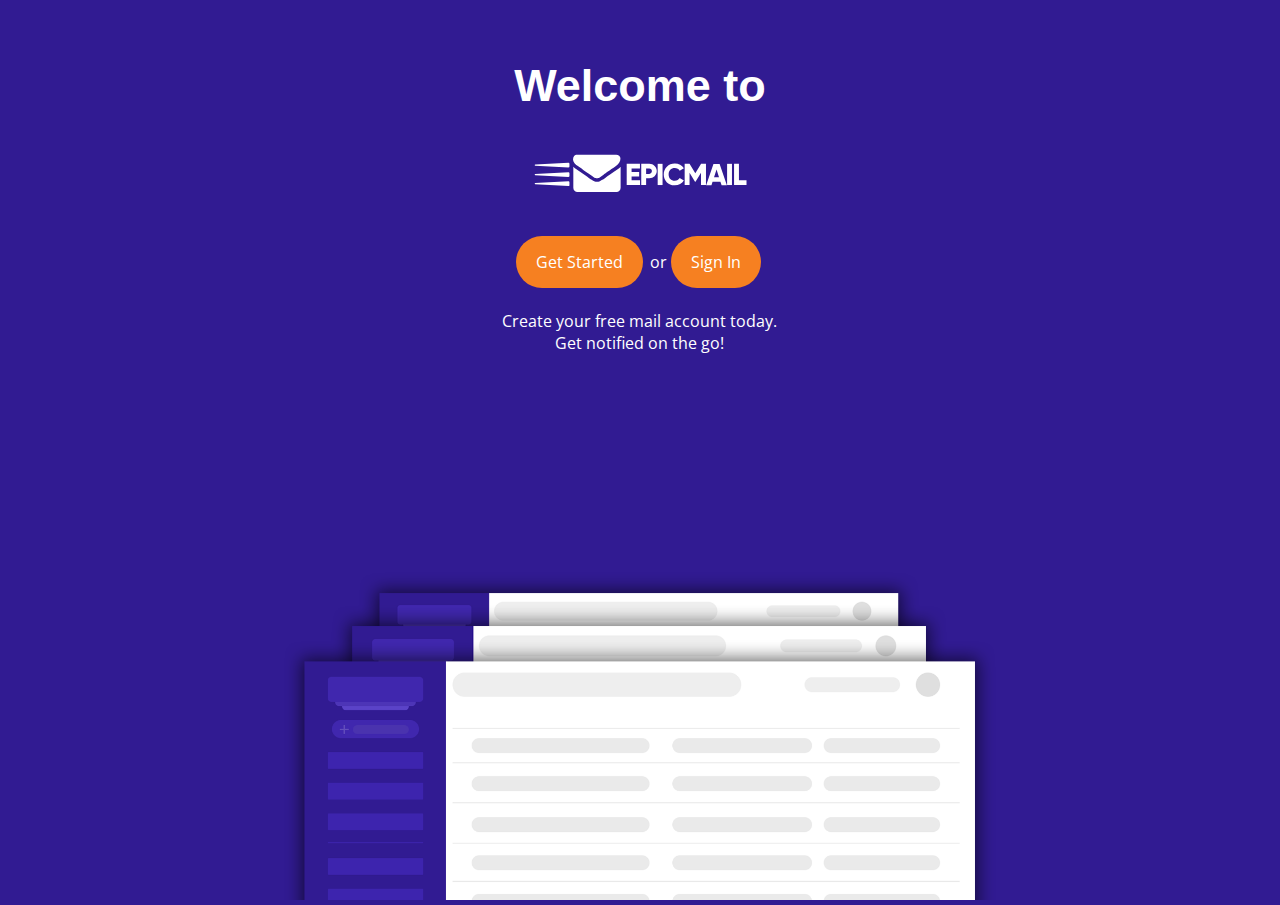
<file: index.html>
<!DOCTYPE html>
<html>
<head>
   <meta charset="utf-8" />
   <meta http-equiv="X-UA-Compatible" content="IE=edge">
   <title>Welcome to EPIC MAIL</title>
   <link rel="icon" href="images/icon.png">
   <meta name="description" content="Welcome to EPICMAIL">
   <meta name="keywords" content="Homepage">
   <meta name="author" content="Gilles Kagarama">
   <meta name="viewport" content="width=device-width, initial-scale=1">
   <link rel="stylesheet" type="text/css" media="screen" href="css/style.0.1.css" />
   <script src="js/jquery-3.2.1.min.js"></script>
   <script type="module" src="./src/index.js"></script>
</head>
<body class="indigo">
   <section>
      <div class="row  indigo">
          <div class="container center-align"> 
              <div class="s4 m4 l4">
                  <div class="xl-padding move-1">
                      <h1 class="xxl-text center-align text-white">
                          Welcome to
                      </h1>
                      <div class="row">
                           <div class="image move-2">
                              <img src="images/logo.svg" style="width:219px;height:60px" alt="EPICMAIL">
                        </div>
                      </div>
                      <br>
                      <br>
                      <div class="indigo">
                      <a href="./register.html" class="btn jazzberry text-white xl-h-padding l-v-padding radius-6">Get Started</a>
                      <span class="text-white">or</span>
                      <a href="./login.html" class="btn jazzberry text-white xl-h-padding l-v-padding radius-6">Sign In</a>
                      <br>
                      <br>
                      <div class="center-align indigo l-v-padding text-white">
                          Create your free mail account today.<br>
                          Get notified on the go!
                      </div>
                  </div>
              </div>            
          </div>
      </div>
      <div class="clear"></div>
  </section>
  <div class="mailer_ui">
      <img src="images/mailer_ui.png" alt="Mailer User Interface">
  </div>
</body>
</html>
</file>
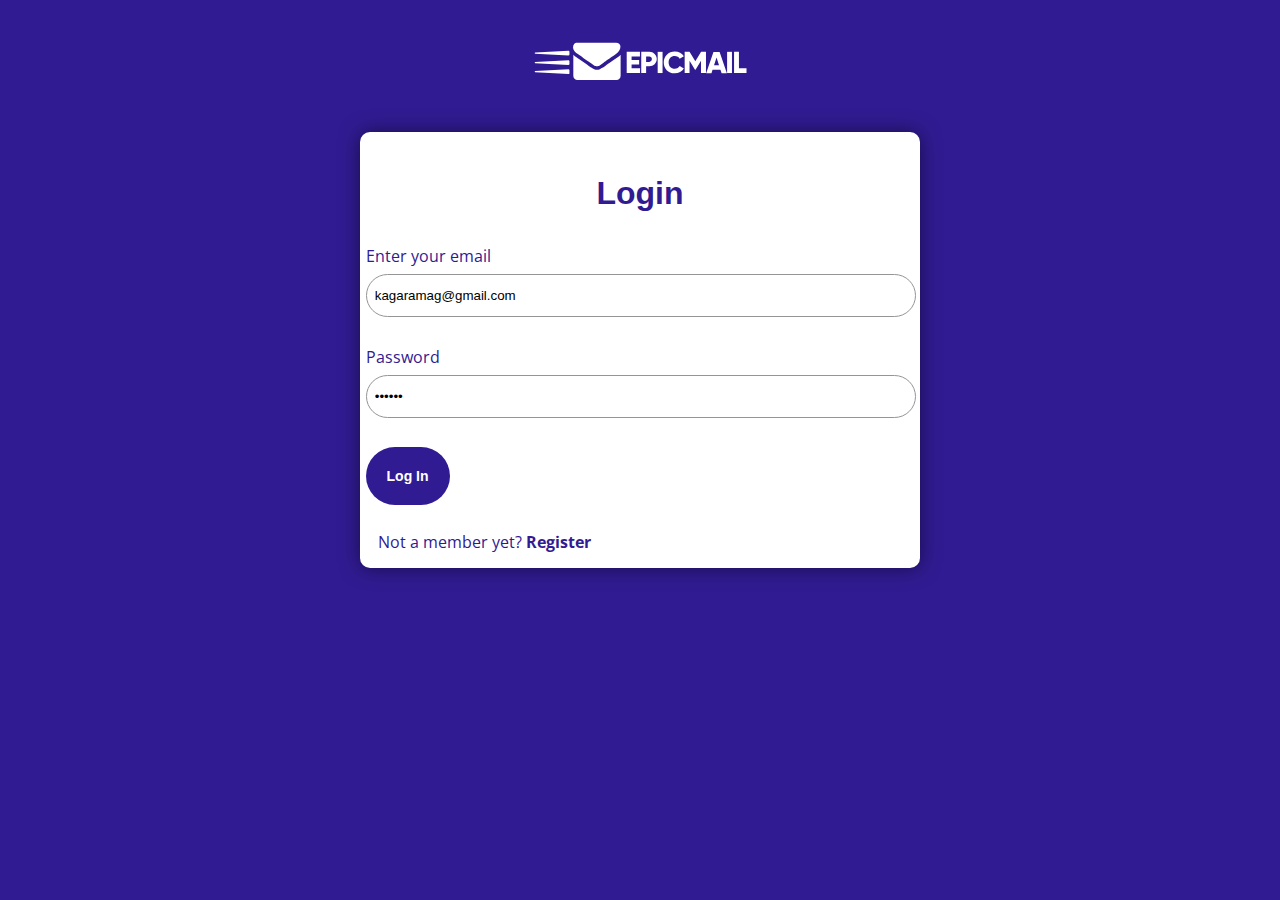
<file: compose.html>
<!DOCTYPE html>
<html>
<head>
   <meta charset="utf-8" />
   <meta http-equiv="X-UA-Compatible" content="IE=edge">
   <title>Compose - EPIC MAIL</title>
   <link rel="icon" href="images/icon.png">
   <meta name="description" content="Welcome to EPICMAIL">
   <meta name="keywords" content="Homepage">
   <meta name="author" content="Gilles Kagarama">
   <meta name="viewport" content="width=device-width, initial-scale=1">
   <link rel="stylesheet" type="text/css" media="screen" href="css/style.0.1.css" />
   <link rel="stylesheet" href="css/mailer.css">
   <link rel="stylesheet" href="css/all.css">
   <script type="module" src="src/html.js"></script>
   <script type="module" src="src/compose.js"></script>
</head>
<body class="white">
<div id="message"></div>
   <!-- SIDEBAR -->
      <ul id="sidebar" class="sidebar indigo nm np"></ul>
      <div class="mailerContent">
                  <div id="fixheader" class="fixheader white shadow-3" data-page="Compose"></div>
      <div class="clear"></div>
      <div class="card white shadow-4 radius-1">
            <!-- READ EMAIL -->
            <h2 class="l-text nm">Compose Message</h2>
            <form action="/" id="composeMessage" method="post">
                  <br>
                  <div id="individual" class="input-field">
                      <input type="email" id="email" name="email" minlength="5" maxlength="60" value="" placeholder="Email" autocomplete="off">
                      <!-- <input type="group" class="hide" id="group" name="group" minlength="5" maxlength="60" value="finance@group.epicmail.com" placeholder="Group" autocomplete="off"> -->
                  </div>
                  <div class="input-field">
                      <label for="subject">Subject</label>
                      <input type="subject" id="subject" name="subject" minlength="5" maxlength="60" value="" placeholder="Subject..." autocomplete="off">
                  </div>
                  <div class="input-field">
                        <label for="memo">Compose Message</label>
                        <textarea type="memo" id="memo" name="memo" placeholder="Type something..."></textarea>
                  </div>
                  <div class="row">
                        <button  id="sendNow"  type="button" class="btn indigo text-white bold radius-6 m-text l-v-padding xl-h-padding"> <span class="fas send"></span> Send now</button>                                   
                        <a onclick="fxToBuild();"  href="#" class="white grey darken-1 text-indigo radius-6 m-text l-v-padding xl-h-padding">Save as draft</a>                                    
                  </div>
            </form>
      </div>
   </div>
   <!-- Populate footer link with js -->
   <div id="footer" class="footer center-align white shadow-4 hide-on-large"></div>

</body>
</html>
</file>
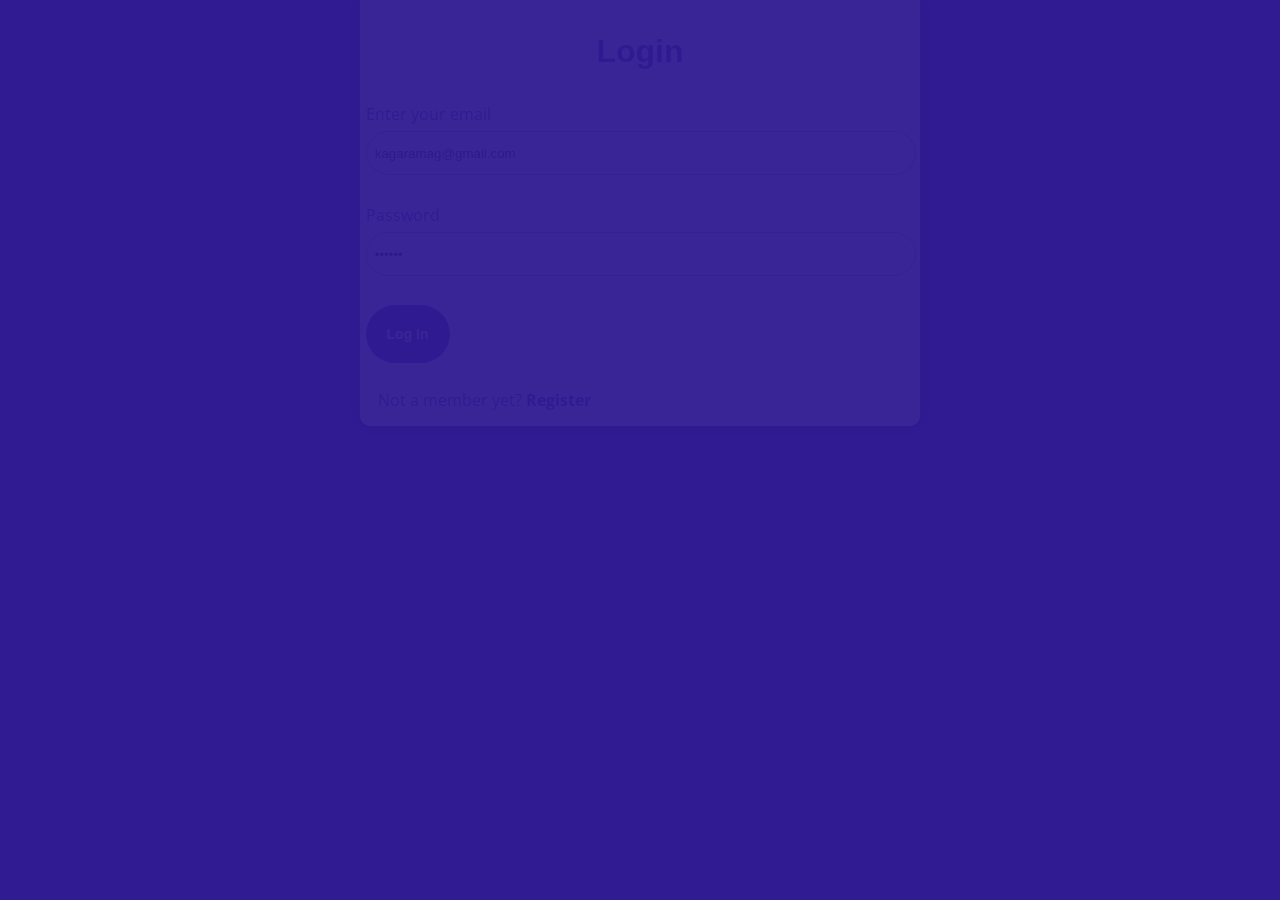
<file: draft.html>
<!DOCTYPE html>
<html>
<head>
   <meta charset="utf-8" />
   <meta http-equiv="X-UA-Compatible" content="IE=edge">
   <title>Draft - EPIC MAIL</title>
   <link rel="icon" href="images/icon.png">
   <meta name="description" content="Welcome to EPICMAIL">
   <meta name="keywords" content="Homepage">
   <meta name="author" content="Gilles Kagarama">
   <meta name="viewport" content="width=device-width, initial-scale=1">
   <link rel="stylesheet" type="text/css" media="screen" href="css/style.0.1.css" />
   <link rel="stylesheet" href="css/mailer.css">
   <link rel="stylesheet" href="css/all.css">
   <script src="js/jquery-3.2.1.min.js"></script>
   <script src="js/auth.js"></script>
   <script src="js/init.js"></script>
</head>
<body class="white">
   <!-- SIDEBAR -->
   <ul class="sidebar indigo nm np"></ul>
   <div class="mailerContent">
      <div class="fixheader white shadow-3" data-page="Drafts"></div>
      <div class="clear"></div>
      <div class="mailer"></div>
   </div>
   <!-- Populate footer link with js -->
   <div class="footer center-align white shadow-4 hide-on-large"></div>
   <script src="js/mailer.js"></script>
</body>
</html>
</file>
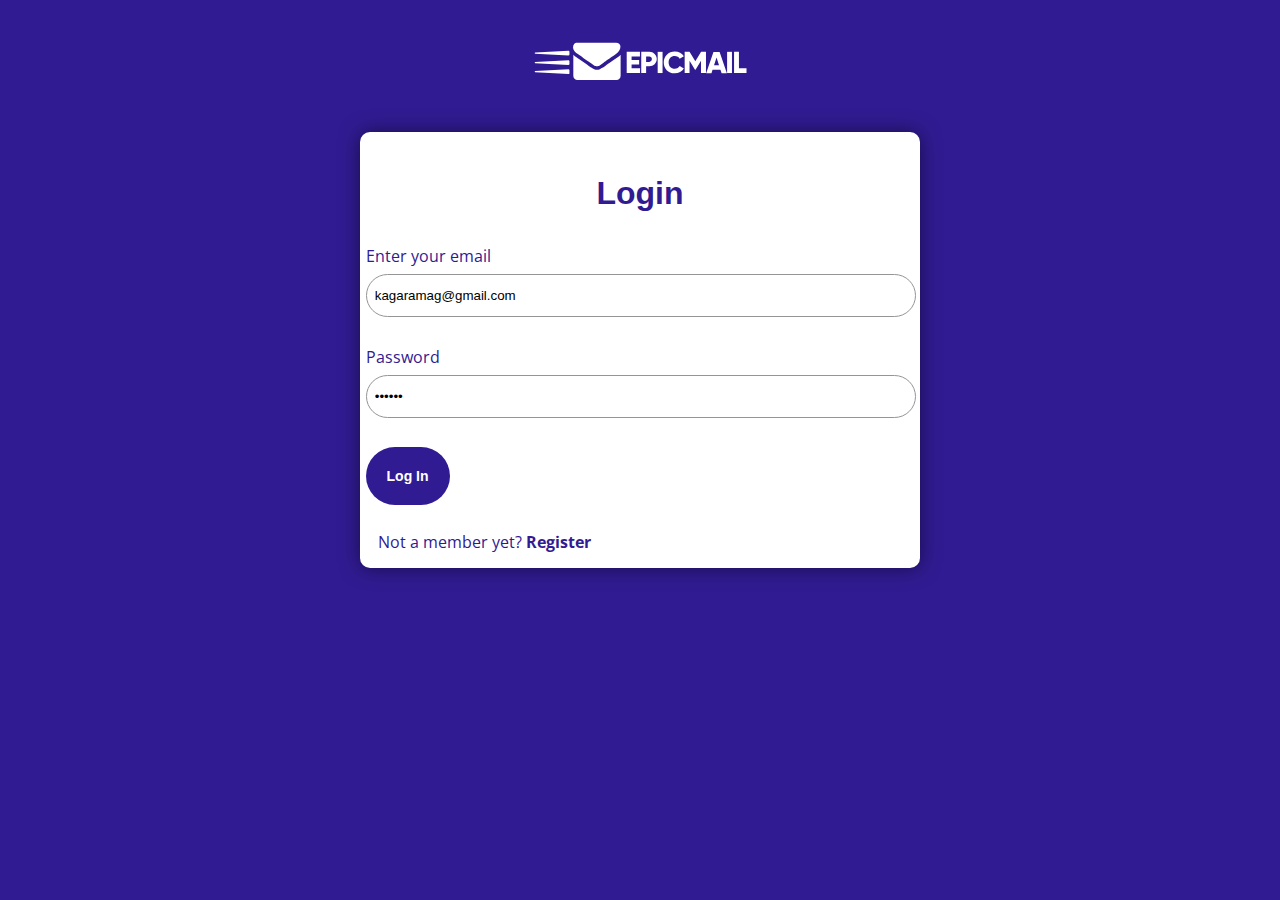
<file: groups.html>
<!DOCTYPE html>
<html>
<head>
   <meta charset="utf-8" />
   <meta http-equiv="X-UA-Compatible" content="IE=edge">
   <title>Groups - EPIC MAIL</title>
   <link rel="icon" href="images/icon.png">
   <meta name="description" content="Welcome to EPICMAIL">
   <meta name="keywords" content="Homepage">
   <meta name="author" content="Gilles Kagarama">
   <meta name="viewport" content="width=device-width, initial-scale=1">
   <link rel="stylesheet" type="text/css" media="screen" href="css/style.0.1.css" />
   <link rel="stylesheet" href="css/mailer.css">
   <link rel="stylesheet" href="css/all.css">
   <script src="js/jquery-3.2.1.min.js"></script>
   <script src="js/auth.js"></script>
   <script src="js/init.js"></script>
</head>
<body class="white">
   <!-- SIDEBAR -->
   <ul class="sidebar indigo nm np"></ul>
   <div class="mailerContent">
      <div class="fixheader white shadow-3" data-page="Groups"></div>
      <div class="clear"></div>
      <div class="card white shadow-4 radius-1">
            <!-- PROFILE -->
            <div class="row">
                  <h1 class="">Groups <a href="#" class="right nobold l-text"> <span class="fas fa-plus"></span> Create Group</a></h1>
                  <!-- one Group -->
                  <div class="l-v-padding onegroup"><h3 class="nm np">Group: Finance</h3><br>
                        <a href="#"> <span class="fas fa-caret-down"></span> Show users</a> &nbsp;  &nbsp;
                        <a href="#"> <span class="fas fa-plus"></span> Add User</a>
                        <ul class="list-block border b-lite">
                              <li class="l-v-padding oneuser"><span>eric@epicmail.com</span>
                                    <a href="#" onclick="fxToBuild();" class="right l-h-padding">Remove</a>
                              </li>
                              <li class="l-v-padding oneuser"><span>darius@epicmail.com</span>
                                    <a href="#" onclick="fxToBuild();" class="right l-h-padding">Remove</a>
                              </li>
                        </ul>
                  </div>
                  <!-- one Group -->
                  <div class="l-v-padding onegroup"><h3 class="nm np">Group: Human Resource</h3><br>
                        <a href="#"> <span class="fas fa-caret-down"></span> Show users</a> &nbsp;  &nbsp;
                        <a href="#"> <span class="fas fa-plus"></span> Add User</a>
                        <ul class="list-block border b-lite">
                              <li class="l-v-padding oneuser"><span>manzi@epicmail.com</span>
                                    <a href="#" onclick="fxToBuild();" class="right l-h-padding">Remove</a>
                              </li>
                              <li class="l-v-padding oneuser"><span>darius@epicmail.com</span>
                                    <a href="#" onclick="fxToBuild();" class="right l-h-padding">Remove</a>
                              </li>
                        </ul>
                  </div>
                  <!-- one Group -->
                  <div class="l-v-padding onegroup"><h3 class="nm np">Group: Board of Members</h3><br>
                        <a href="#"> <span class="fas fa-caret-down"></span> Show users</a> &nbsp;  &nbsp;
                        <a href="#"> <span class="fas fa-plus"></span> Add User</a>
                        <ul class="list-block border b-lite">
                              <li class="l-v-padding oneuser"><span>manzi@epicmail.com</span>
                                    <a href="#" onclick="fxToBuild();" class="right l-h-padding">Remove</a>
                              </li>
                              <li class="l-v-padding oneuser"><span>darius@epicmail.com</span>
                                    <a href="#" onclick="fxToBuild();" class="right l-h-padding">Remove</a>
                              </li>
                        </ul>
                  </div>
                  </div>
                  <!-- one Group -->
                  <div class="l-v-padding onegroup"><h3 class="nm np">Group: All</h3><br>
                        <a href="#"> <span class="fas fa-caret-down"></span> Show users</a>
                        <ul class="list-block border b-lite">
                              <li class="l-v-padding oneuser"><span>manzi@epicmail.com</span>
                                    <a href="#" onclick="fxToBuild();" class="right l-h-padding">Remove</a>
                              </li>
                              <li class="l-v-padding oneuser"><span>darius@epicmail.com</span>
                                    <a href="#" onclick="fxToBuild();" class="right l-h-padding">Remove</a>
                              </li>
                        </ul>
                  </div>
                  
                  <div class="clear"></div>
            </div>
            <div class="clear"></div>
   </div>
   <!-- Populate footer link with js -->
   <div class="footer center-align white shadow-4 hide-on-large"></div>
   <!-- <script src="js/mailer.js"></script> -->
   <script src="js/read.js"></script>
</body>
</html>
</file>
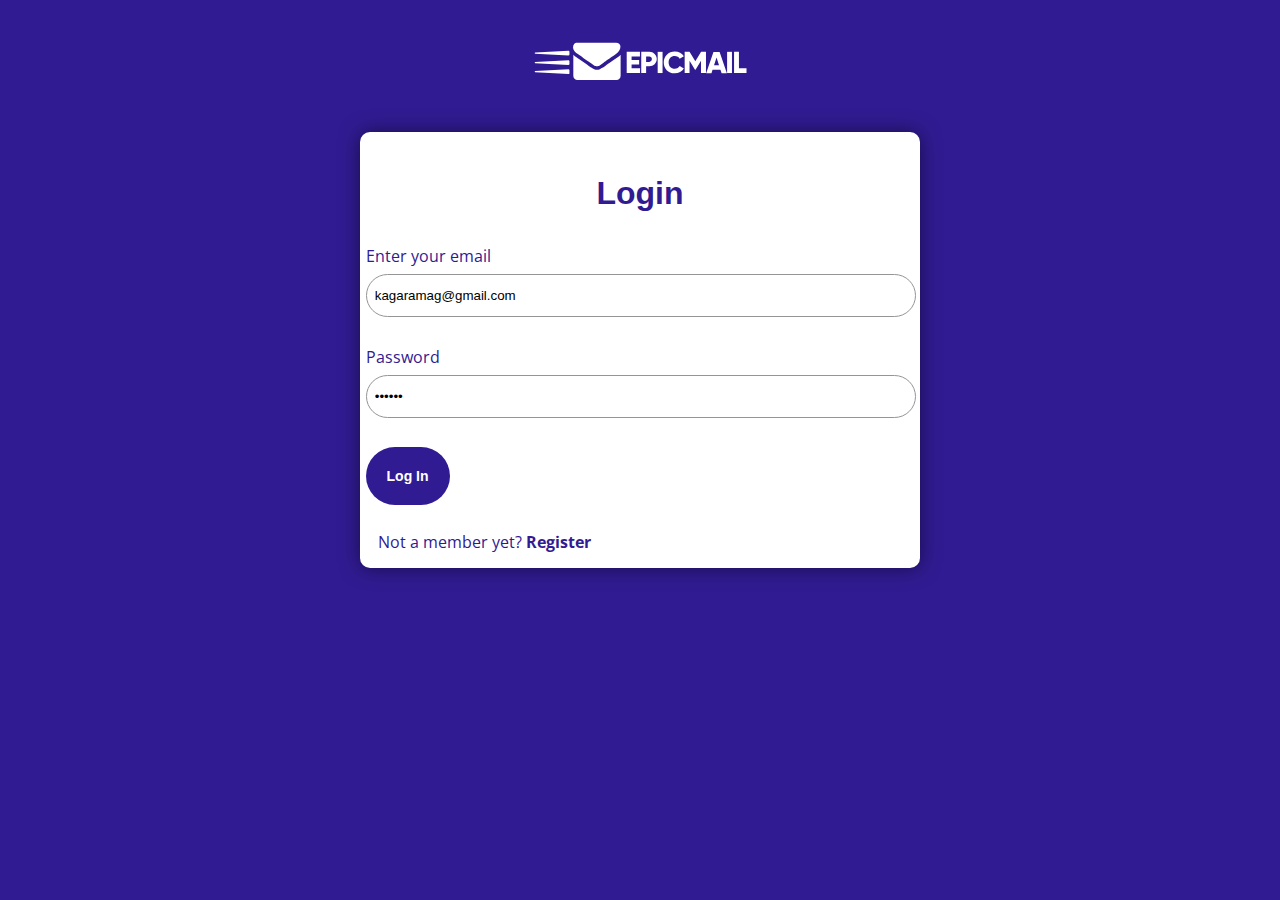
<file: login.html>
<!DOCTYPE html>
<html>
  <head>
    <meta charset="utf-8" />
    <meta http-equiv="X-UA-Compatible" content="IE=edge" />
    <title>Login - EPIC MAIL</title>
    <link rel="icon" href="images/icon.png" />
    <meta name="description" content="Welcome to EPICMAIL" />
    <meta name="keywords" content="Homepage" />
    <meta name="author" content="Gilles Kagarama" />
    <meta name="viewport" content="width=device-width, initial-scale=1" />
    <link
      rel="stylesheet"
      type="text/css"
      media="screen"
      href="css/style.0.1.css"
    />
    <script type="module" src="src/login.mjs"></script>
  </head>
  <body class="indigo">
    <div id="message"></div>
    <section>
      <div class="row ">
        <div class="container">
          <div class="s4 m4 l6 ">
            <div class="xl-padding move-1">
              <div class="row center-align">
                <a href="./index.html">
                <div class="image move-2">
                  <img
                    src="images/logo.svg"
                    style="width:219px;height:60px"
                    alt="EPICMAIL"
                  />
                </div>
                </a>
              </div>
              <br />
              <div class="box white text-indigo radius-2 shadow-5">
                <br>
                <h1 class="center-align">Login</h1>
                <form action="/" method="POST" id="login">
                  <div class="input-field">
                    <label for="email">Enter your email</label>
                    <input
                      type="email"
                      id="email"
                      name="email"
                      minlength="5"
                      maxlength="60"
                      value="kagaramag@gmail.com"
                      placeholder="Email username"
                      autocomplete="off"
                    />
                  </div>
                  <div class="clear"></div>
                  <div class="input-field">
                    <label for="password">Password</label>
                    <input
                      type="password"
                      id="password"
                      name="password"
                      minlength="6"
                      maxlength="15"
                      value="123123"
                      placeholder="Type your password"
                      autocomplete="off"
                    />
                  </div>
                  <div class="clear"></div>
                  <div class="input-field">
                    <button type="submit" id="loginNow" class="btn indigo linkHover text-white bold radius-6 m-text l-padding">
                      Log In
                    </button>
                  </div>
                  <div class="row">
                    <div class="l-padding">
                      Not a member yet?
                      <a href="./register.html" class="bold linkHover">Register</a>
                    </div>
                  </div>
                </form>
              </div>
            </div>
          </div>
        </div>
      </div>
      <div class="clear"></div>
    </section>
  </body>
</html>
</file>
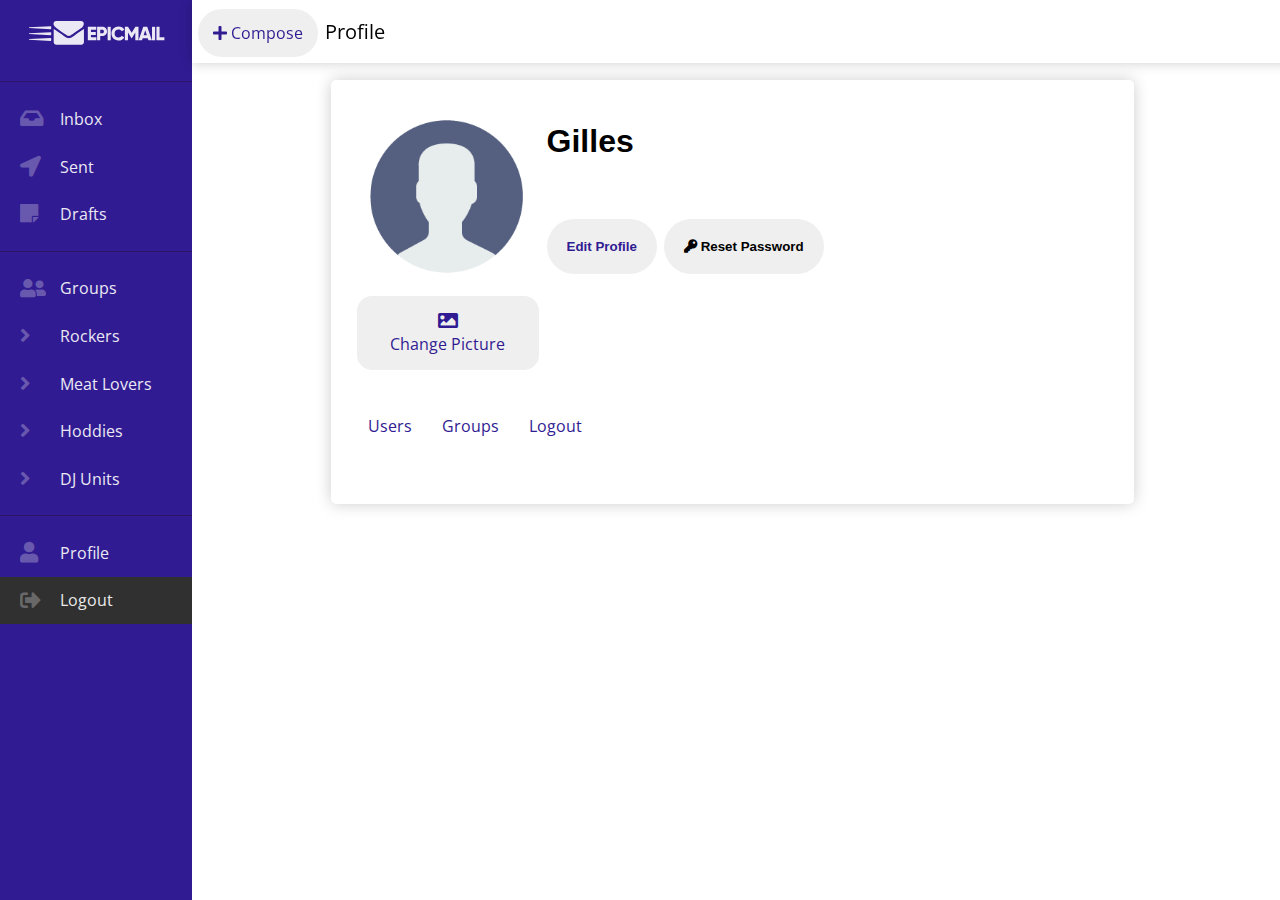
<file: me.html>
<!DOCTYPE html>
<html>
<head>
   <meta charset="utf-8" />
   <meta http-equiv="X-UA-Compatible" content="IE=edge">
   <title>Read - EPIC MAIL</title>
   <link rel="icon" href="images/icon.png">
   <meta name="description" content="Welcome to EPICMAIL">
   <meta name="keywords" content="Homepage">
   <meta name="author" content="Gilles Kagarama">
   <meta name="viewport" content="width=device-width, initial-scale=1">
   <link rel="stylesheet" type="text/css" media="screen" href="css/style.0.1.css" />
   <link rel="stylesheet" href="css/mailer.css">
   <link rel="stylesheet" href="css/all.css">
   <script type="module" src="src/html.js"></script>
   <script type="module" src="src/profile.js"></script>
   
</head>

<body class="white">
<div id="message"></div> 
   <!-- SIDEBAR -->
   <ul id="sidebar" class="sidebar indigo nm np"></ul>
      <div class="mailerContent">
      <div id="fixheader" class="fixheader white shadow-3" data-page="Profile"></div>
      <div class="clear"></div>
      <div class="card white shadow-4 radius-1">
            <!-- PROFILE -->
            <div class="row profile">
                  <div class="s4 m1 l1 center-align">
                        <div class="image center">
                              <img src="images/user.png" alt="Profile">
                        </div>
                        <div class="l-padding grey  darken-1 radius-3">
                        <a href="#" onclick="fxToBuild();" class="text-indigo"> <span class="fas fa-image l-text"></span><br> Change Picture</a>
                        </div>
                  </div>
                  <div class="s4 m3 l3">
                        <h1 id="userNames" class="userNames">Gilles</h1>
                        <div id="userEmail" class="userEmail"></div>
                        <br>
                        <button onclick="fxToBuild();" class="btn grey darken-1 text-indigo bold l-v-margin radius-5">Edit Profile</button>
                        <button onclick="fxToBuild();" class="btn grey darken-1 text-black bold l-v-margin radius-5"> <span class="fas fa-key"></span> Reset Password</button>
                  </div>
                  <div class="clear"></div>
            </div>
            <div class="row">
                  <ul class="profilenav">
                        <li><a href="users.html"> Users </a></li>
                        <li><a href="groups.html"> Groups </a></li>
                        <li><a href="#" onclick="logout();"> Logout </a></li>
                  </ul>
            </div>
            <div class="clear"></div>
   </div>
   <!-- Populate footer link with js -->
   <div id="footer" class="footer center-align white shadow-4 hide-on-large"></div>
</body>
</html>
</file>
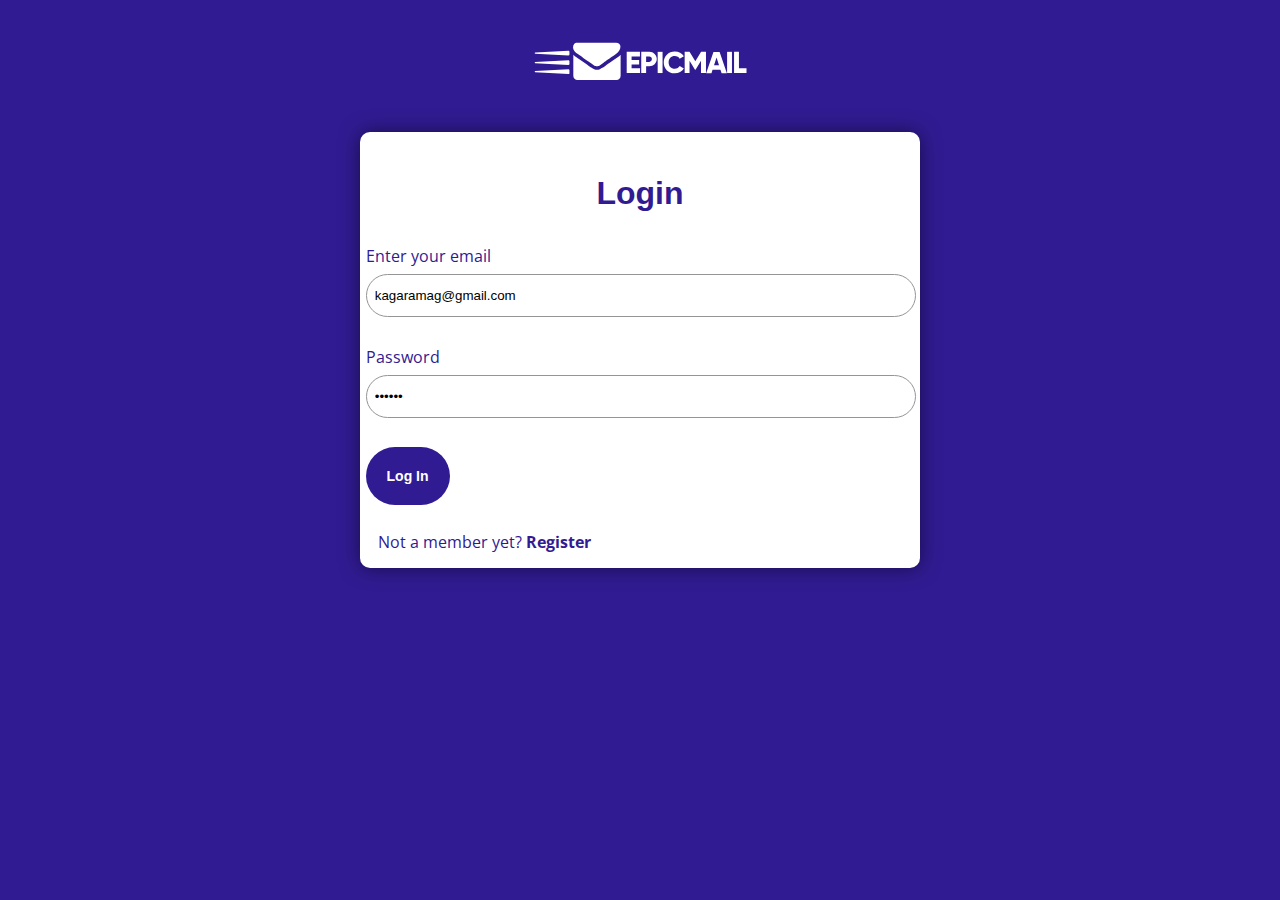
<file: read.html>
<!DOCTYPE html>
<html>
<head>
   <meta charset="utf-8" />
   <meta http-equiv="X-UA-Compatible" content="IE=edge">
   <title>Read - EPIC MAIL</title>
   <link rel="icon" href="images/icon.png">
   <meta name="description" content="Welcome to EPICMAIL">
   <meta name="keywords" content="Homepage">
   <meta name="author" content="Gilles Kagarama">
   <meta name="viewport" content="width=device-width, initial-scale=1">
   <link rel="stylesheet" type="text/css" media="screen" href="css/style.0.1.css" />
   <link rel="stylesheet" href="css/mailer.css">
   <link rel="stylesheet" href="css/all.css">
   <script src="js/jquery-3.2.1.min.js"></script>
   <script src="js/auth.js"></script>
   <script src="js/init.js"></script>
</head>
<body class="white">
   <!-- SIDEBAR -->
   <ul class="sidebar indigo nm np"></ul>
   <div class="mailerContent">
      <div class="fixheader white shadow-3" data-page=""></div>
      <div class="clear"></div>
      <div class="card white">
            <!-- READ EMAIL -->
            <div id="readMail"></div>
            <div id="openReplyBox" class="shadow-3 radius-3 l-padding hide">
                  <h2 class="l-text nm">Reply</h2>
                  <form action="/" method="post">
                        <div class="input-field">
                              <textarea type="email" id="email" name="email"></textarea>
                        </div>
                        <div class="input-field">
                            <button type="submit" value="submit" class="btn indigo text-white bold radius-6 m-text l-padding"> <span class="fas fa-long-arrow-alt-right"></span> Reply</button>
                        </div>
                  </form>
            </div>
      </div>
   </div>
   <!-- Populate footer link with js -->
   <div class="footer center-align white shadow-4 hide-on-large"></div>
   <!-- <script src="js/mailer.js"></script> -->
   <script src="js/read.js"></script>
</body>
</html>
</file>
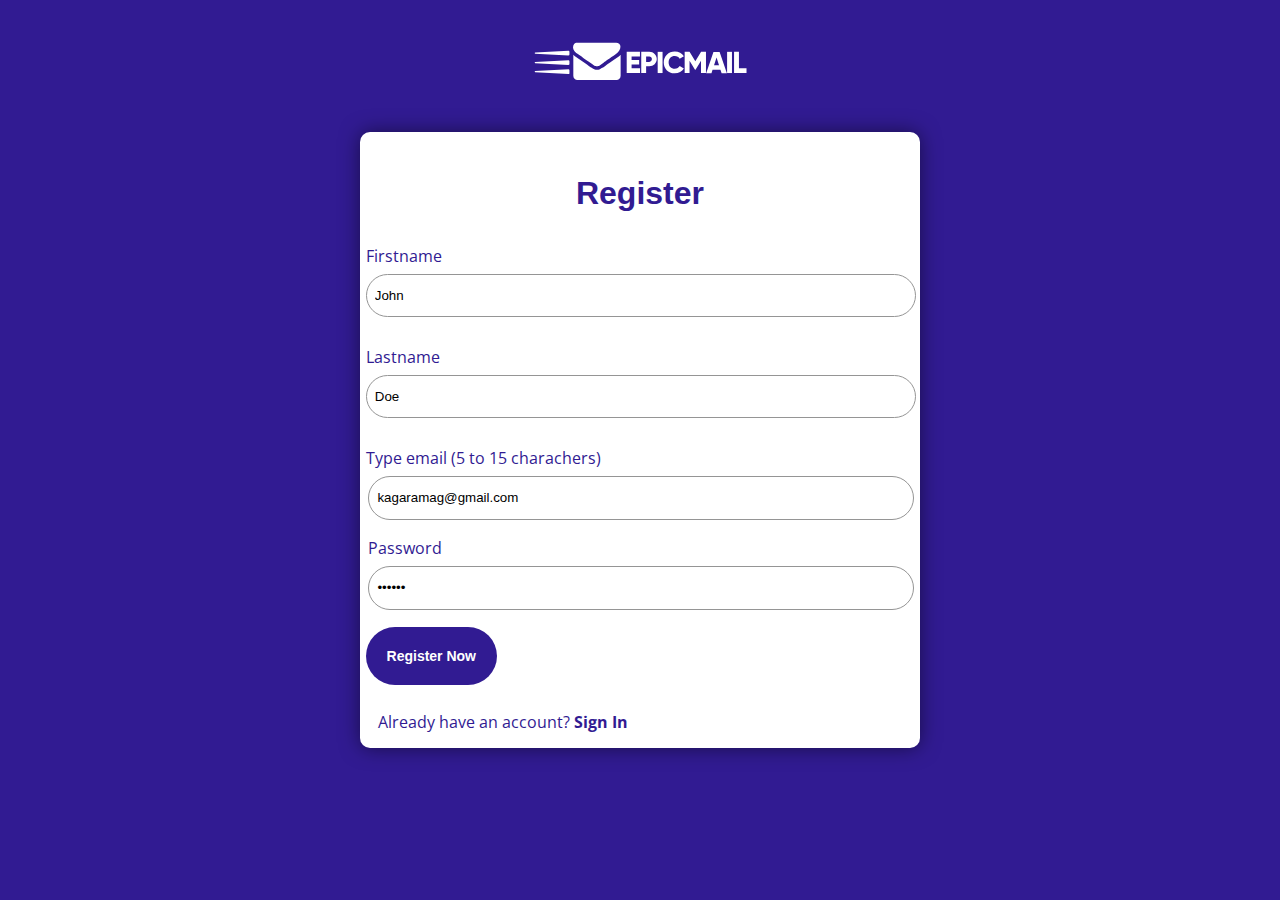
<file: register.html>
<!DOCTYPE html>
<html>
  <head>
    <meta charset="utf-8" />
    <meta http-equiv="X-UA-Compatible" content="IE=edge" />
    <title>Register - EPIC MAIL</title>
    <link rel="icon" href="images/icon.png" />
    <meta name="description" content="Welcome to EPICMAIL" />
    <meta name="keywords" content="Homepage" />
    <meta name="author" content="Gilles Kagarama" />
    <meta name="viewport" content="width=device-width, initial-scale=1" />
    <link
      rel="stylesheet"
      type="text/css"
      media="screen"
      href="css/style.0.1.css"
    />
    <script type="module" src="src/register.mjs"></script>
  </head>
  <body class="indigo">
    <div id="message"></div>
    <section>
      <div class="row ">
        <div class="container">
          <div class="s4 m4 l6">
            <div class="xl-padding move-1">
              <div class="row center-align">
                <a href="./index.html">
                    <div class="image move-2">
                      <img
                        src="images/logo.svg"
                        style="width:219px;height:60px"
                        alt="EPICMAIL"
                      />
                    </div>
                </a>
              </div>
              <br />
              <div class="box white text-indigo radius-2 shadow-5">
                <br>
                <h1 class="center-align">Register</h1>
                <form action="/" method="POST" id="register">
                  <div class="input-field">
                    <label for="firstname">Firstname</label>
                    <input
                      type="text"
                      id="firstname"
                      name="firstname"
                      minlength="3"
                      maxlength="60"
                      placeholder="Your full names"
                      autocomplete="off"
                      value="John"
                    />
                  </div>
                  <div class="input-field">
                    <label for="lastname">Lastname</label>
                    <input
                      type="text"
                      id="lastname"
                      name="lastname"
                      minlength="3"
                      maxlength="60"
                      placeholder="Your full names"
                      autocomplete="off"
                      value="Doe"
                    />
                  </div>
                  <div class="input-field">
                    <label for="email"
                      >Type email (5 to 15 charachers)</label
                    >
                    <div class="s4 m4 l4">
                      <input
                        type="text"
                        id="email"
                        name="email"
                        minlength="5"
                        maxlength="30"
                        placeholder="Email"
                        autocomplete="off"
                        value="kagaramag@gmail.com"
                      />
                    </div>
                  </div>
                  <div class="clear"></div>
                  <div class="input-field">
                    <div class="s4 m4 l4">
                      <label for="password">Password</label>
                      <input
                        type="password"
                        id="password"
                        name="password"
                        minlength="6"
                        maxlength="15"
                        placeholder="Type your password"
                        autocomplete="off"
                        value="123123"
                      />
                    </div>
                  </div>
                  <div class="clear"></div>
                  <div class="input-field">
                    <button type="submit" id="registerNow" class="btn indigo linkHover text-white bold radius-6 m-text l-padding">
                      Register Now
                    </button>
                  </div>
                  <div class="row">
                    <div class="l-padding">
                      Already have an account?
                      <a href="./login.html" class="bold linkHover">Sign In</a>
                    </div>
                  </div>
                </form>
              </div>
            </div>
          </div>
        </div>
      </div>
      <div class="clear"></div>
    </section>
  </body>
</html>
</file>
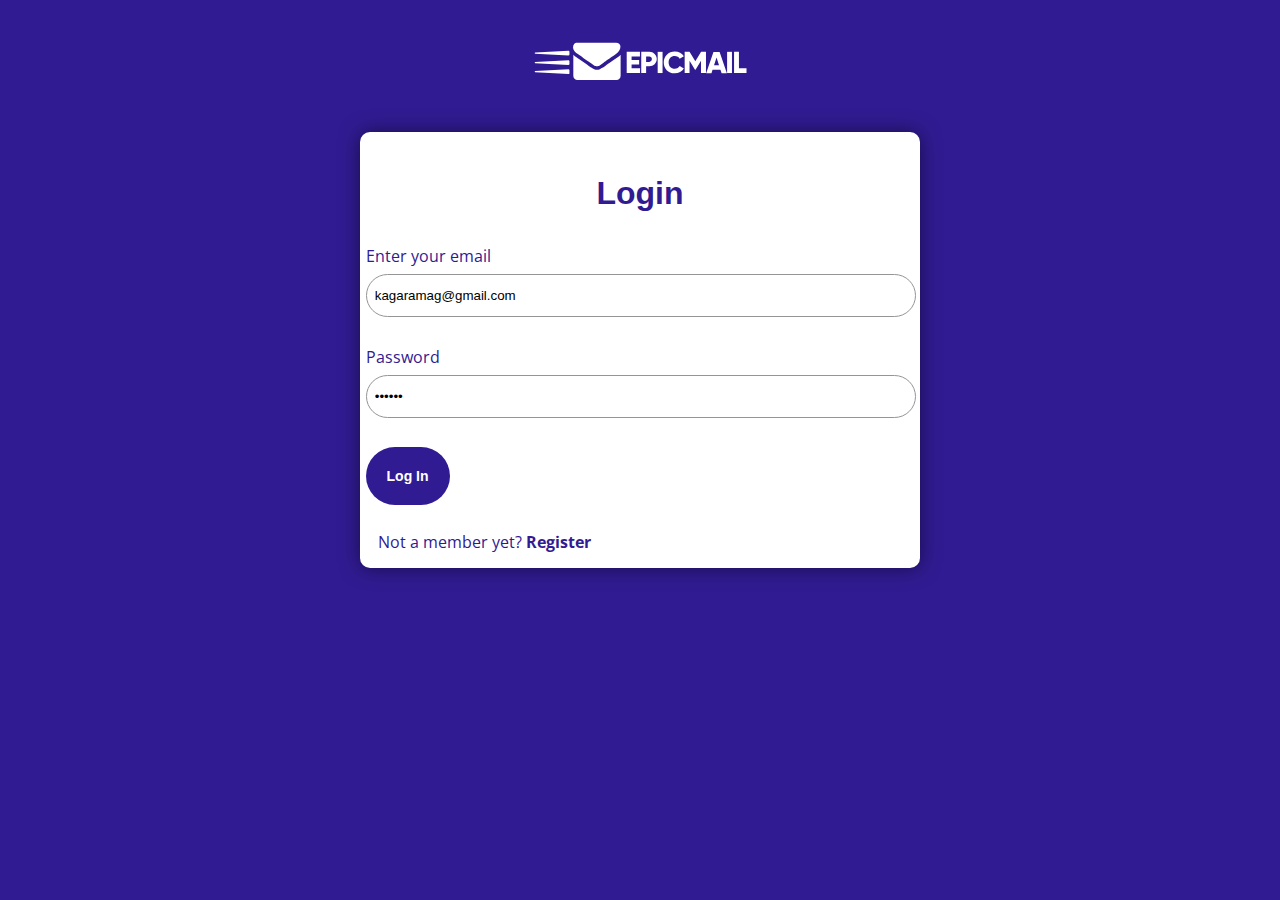
<file: sent.html>
<!DOCTYPE html>
<html>
<head>
   <meta charset="utf-8" />
   <meta http-equiv="X-UA-Compatible" content="IE=edge">
   <title>INBOX - EPIC MAIL</title>
   <link rel="icon" href="images/icon.png">
   <meta name="description" content="Welcome to EPICMAIL">
   <meta name="keywords" content="Homepage">
   <meta name="author" content="Gilles Kagarama">
   <meta name="viewport" content="width=device-width, initial-scale=1">
   <link rel="stylesheet" type="text/css" media="screen" href="css/style.0.1.css" />
   <link rel="stylesheet" href="css/mailer.css">
   <link rel="stylesheet" href="css/all.css">
   <script src="js/jquery-3.2.1.min.js"></script>
   <script src="js/auth.js"></script>
   <script src="js/init.js"></script>
</head>
<body class="white">
   <!-- SIDEBAR -->
   <ul class="sidebar indigo nm np"></ul>
   <div class="mailerContent">
      <div class="fixheader white shadow-3" data-page="Sent"></div>
      <div class="clear"></div>
      <div class="mailer"></div>
   </div>
   <!-- Populate footer link with js -->
   <div class="footer center-align white shadow-4 hide-on-large"></div>
   <script src="js/mailer.js"></script>
</body>
</html>
</file>
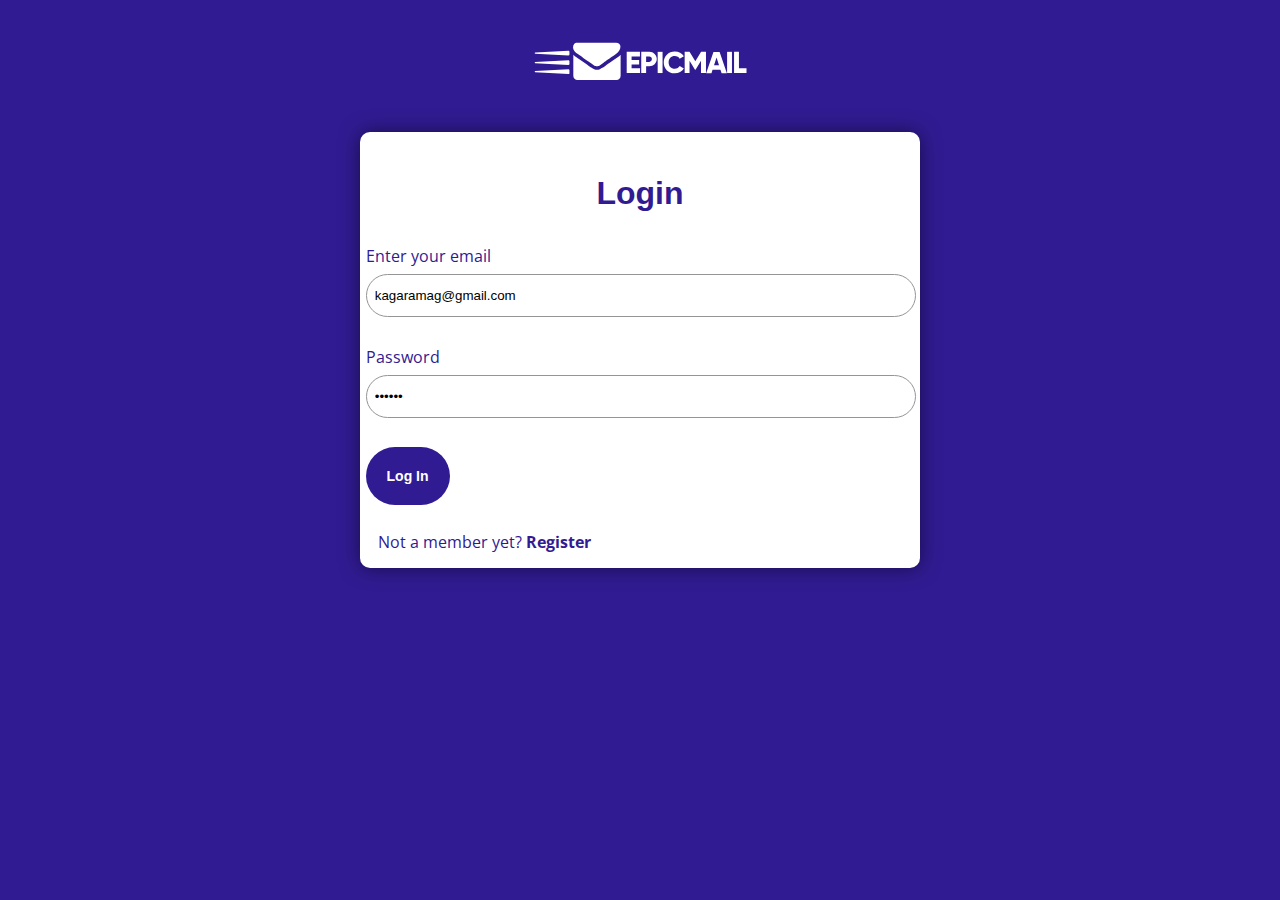
<file: users.html>
<!DOCTYPE html>
<html>
<head>
   <meta charset="utf-8" />
   <meta http-equiv="X-UA-Compatible" content="IE=edge">
   <title>Groups - EPIC MAIL</title>
   <link rel="icon" href="images/icon.png">
   <meta name="description" content="Welcome to EPICMAIL">
   <meta name="keywords" content="Homepage">
   <meta name="author" content="Gilles Kagarama">
   <meta name="viewport" content="width=device-width, initial-scale=1">
   <link rel="stylesheet" type="text/css" media="screen" href="css/style.0.1.css" />
   <link rel="stylesheet" href="css/mailer.css">
   <link rel="stylesheet" href="css/all.css">
   <script src="js/jquery-3.2.1.min.js"></script>
   <script src="js/auth.js"></script>
   <script src="js/init.js"></script>
</head>
<body class="white">
   <!-- SIDEBAR -->
   <ul class="sidebar indigo nm np"></ul>
   <div class="mailerContent">
      <div class="fixheader white shadow-3" data-page="Users"></div>
      <div class="clear"></div>
      <div class="card white shadow-4 radius-1">
            <!-- PROFILE -->
            <div class="row">
                  <h1 class="">Users</h1>
                  <!-- one Group -->
                  <div class="l-v-padding onegroup">
                        <ul class="list-block border b-lite">
                              <li class="l-v-padding oneuser"><span>eric@epicmail.com</span>
                                    <a href="#" onclick="fxToBuild();" class="right l-h-padding">Remove</a>
                              </li>
                              <li class="l-v-padding oneuser"><span>darius@epicmail.com</span>
                                    <a href="#" onclick="fxToBuild();" class="right l-h-padding">Remove</a>
                              </li>
                        </ul>
                  </div>
                  
                  <div class="clear"></div>
            </div>
            <div class="clear"></div>
   </div>
   <!-- Populate footer link with js -->
   <div class="footer center-align white shadow-4 hide-on-large"></div>
   <!-- <script src="js/mailer.js"></script> -->
   <script src="js/read.js"></script>
</body>
</html>
</file>
<file: css/mailer.css>
.mailer{width: 98%;margin:75px 0 0 0;padding:0 1%;}
.onemail{width:99%;margin:0;padding:20px 0.5% 5px 0.5%;border-bottom:1px solid #cdcdcd;clear: both;}
.m_profile, .m_sender, .m_subject, .m_time, .m_action{
   float: left;
} 
.m_profile{width:5%;position: relative;}
.m_profile img{position: relative;top:0px;border-radius: 50%}
/* .m_sender{} */
.m_subject{width:58%;padding:auto 1% auto 1%}
.m_time{width:8%;padding:10px 1%}
.m_action{width:13%;padding:auto 1%;}
   .m_action a{padding:5px 5px;font-size: 20px;color:#656565}
.onemail:hover .m_action a{color:#311B92}
.onemail:hover{background:#f7f7f7}
</file>
<file: css/all.css>
.fa,
.fas,
.far,
.fal,
.fab {
  -moz-osx-font-smoothing: grayscale;
  -webkit-font-smoothing: antialiased;
  display: inline-block;
  font-style: normal;
  font-variant: normal;
  text-rendering: auto;
  line-height: 1; }

.fa-lg {
  font-size: 1.33333em;
  line-height: 0.75em;
  vertical-align: -.0667em; }

.fa-xs {
  font-size: .75em; }

.fa-sm {
  font-size: .875em; }

.fa-1x {
  font-size: 1em; }

.fa-2x {
  font-size: 2em; }

.fa-3x {
  font-size: 3em; }

.fa-4x {
  font-size: 4em; }

.fa-5x {
  font-size: 5em; }

.fa-6x {
  font-size: 6em; }

.fa-7x {
  font-size: 7em; }

.fa-8x {
  font-size: 8em; }

.fa-9x {
  font-size: 9em; }

.fa-10x {
  font-size: 10em; }

.fa-fw {
  text-align: center;
  width: 1.25em; }

.fa-ul {
  list-style-type: none;
  margin-left: 2.5em;
  padding-left: 0; }
  .fa-ul > li {
    position: relative; }

.fa-li {
  left: -2em;
  position: absolute;
  text-align: center;
  width: 2em;
  line-height: inherit; }

.fa-border {
  border: solid 0.08em #eee;
  border-radius: .1em;
  padding: .2em .25em .15em; }

.fa-pull-left {
  float: left; }

.fa-pull-right {
  float: right; }

.fa.fa-pull-left,
.fas.fa-pull-left,
.far.fa-pull-left,
.fal.fa-pull-left,
.fab.fa-pull-left {
  margin-right: .3em; }

.fa.fa-pull-right,
.fas.fa-pull-right,
.far.fa-pull-right,
.fal.fa-pull-right,
.fab.fa-pull-right {
  margin-left: .3em; }

.fa-spin {
  -webkit-animation: fa-spin 2s infinite linear;
          animation: fa-spin 2s infinite linear; }

.fa-pulse {
  -webkit-animation: fa-spin 1s infinite steps(8);
          animation: fa-spin 1s infinite steps(8); }

@-webkit-keyframes fa-spin {
  0% {
    -webkit-transform: rotate(0deg);
            transform: rotate(0deg); }
  100% {
    -webkit-transform: rotate(360deg);
            transform: rotate(360deg); } }

@keyframes fa-spin {
  0% {
    -webkit-transform: rotate(0deg);
            transform: rotate(0deg); }
  100% {
    -webkit-transform: rotate(360deg);
            transform: rotate(360deg); } }

.fa-rotate-90 {
  -ms-filter: "progid:DXImageTransform.Microsoft.BasicImage(rotation=1)";
  -webkit-transform: rotate(90deg);
          transform: rotate(90deg); }

.fa-rotate-180 {
  -ms-filter: "progid:DXImageTransform.Microsoft.BasicImage(rotation=2)";
  -webkit-transform: rotate(180deg);
          transform: rotate(180deg); }

.fa-rotate-270 {
  -ms-filter: "progid:DXImageTransform.Microsoft.BasicImage(rotation=3)";
  -webkit-transform: rotate(270deg);
          transform: rotate(270deg); }

.fa-flip-horizontal {
  -ms-filter: "progid:DXImageTransform.Microsoft.BasicImage(rotation=0, mirror=1)";
  -webkit-transform: scale(-1, 1);
          transform: scale(-1, 1); }

.fa-flip-vertical {
  -ms-filter: "progid:DXImageTransform.Microsoft.BasicImage(rotation=2, mirror=1)";
  -webkit-transform: scale(1, -1);
          transform: scale(1, -1); }

.fa-flip-both, .fa-flip-horizontal.fa-flip-vertical {
  -ms-filter: "progid:DXImageTransform.Microsoft.BasicImage(rotation=2, mirror=1)";
  -webkit-transform: scale(-1, -1);
          transform: scale(-1, -1); }

:root .fa-rotate-90,
:root .fa-rotate-180,
:root .fa-rotate-270,
:root .fa-flip-horizontal,
:root .fa-flip-vertical,
:root .fa-flip-both {
  -webkit-filter: none;
          filter: none; }

.fa-stack {
  display: inline-block;
  height: 2em;
  line-height: 2em;
  position: relative;
  vertical-align: middle;
  width: 2.5em; }

.fa-stack-1x,
.fa-stack-2x {
  left: 0;
  position: absolute;
  text-align: center;
  width: 100%; }

.fa-stack-1x {
  line-height: inherit; }

.fa-stack-2x {
  font-size: 2em; }

.fa-inverse {
  color: #fff; }

/* Font Awesome uses the Unicode Private Use Area (PUA) to ensure screen
readers do not read off random characters that represent icons */
.fa-500px:before {
  content: "\f26e"; }

.fa-accessible-icon:before {
  content: "\f368"; }

.fa-accusoft:before {
  content: "\f369"; }

.fa-acquisitions-incorporated:before {
  content: "\f6af"; }

.fa-ad:before {
  content: "\f641"; }

.fa-address-book:before {
  content: "\f2b9"; }

.fa-address-card:before {
  content: "\f2bb"; }

.fa-adjust:before {
  content: "\f042"; }

.fa-adn:before {
  content: "\f170"; }

.fa-adobe:before {
  content: "\f778"; }

.fa-adversal:before {
  content: "\f36a"; }

.fa-affiliatetheme:before {
  content: "\f36b"; }

.fa-air-freshener:before {
  content: "\f5d0"; }

.fa-algolia:before {
  content: "\f36c"; }

.fa-align-center:before {
  content: "\f037"; }

.fa-align-justify:before {
  content: "\f039"; }

.fa-align-left:before {
  content: "\f036"; }

.fa-align-right:before {
  content: "\f038"; }

.fa-alipay:before {
  content: "\f642"; }

.fa-allergies:before {
  content: "\f461"; }

.fa-amazon:before {
  content: "\f270"; }

.fa-amazon-pay:before {
  content: "\f42c"; }

.fa-ambulance:before {
  content: "\f0f9"; }

.fa-american-sign-language-interpreting:before {
  content: "\f2a3"; }

.fa-amilia:before {
  content: "\f36d"; }

.fa-anchor:before {
  content: "\f13d"; }

.fa-android:before {
  content: "\f17b"; }

.fa-angellist:before {
  content: "\f209"; }

.fa-angle-double-down:before {
  content: "\f103"; }

.fa-angle-double-left:before {
  content: "\f100"; }

.fa-angle-double-right:before {
  content: "\f101"; }

.fa-angle-double-up:before {
  content: "\f102"; }

.fa-angle-down:before {
  content: "\f107"; }

.fa-angle-left:before {
  content: "\f104"; }

.fa-angle-right:before {
  content: "\f105"; }

.fa-angle-up:before {
  content: "\f106"; }

.fa-angry:before {
  content: "\f556"; }

.fa-angrycreative:before {
  content: "\f36e"; }

.fa-angular:before {
  content: "\f420"; }

.fa-ankh:before {
  content: "\f644"; }

.fa-app-store:before {
  content: "\f36f"; }

.fa-app-store-ios:before {
  content: "\f370"; }

.fa-apper:before {
  content: "\f371"; }

.fa-apple:before {
  content: "\f179"; }

.fa-apple-alt:before {
  content: "\f5d1"; }

.fa-apple-pay:before {
  content: "\f415"; }

.fa-archive:before {
  content: "\f187"; }

.fa-archway:before {
  content: "\f557"; }

.fa-arrow-alt-circle-down:before {
  content: "\f358"; }

.fa-arrow-alt-circle-left:before {
  content: "\f359"; }

.fa-arrow-alt-circle-right:before {
  content: "\f35a"; }

.fa-arrow-alt-circle-up:before {
  content: "\f35b"; }

.fa-arrow-circle-down:before {
  content: "\f0ab"; }

.fa-arrow-circle-left:before {
  content: "\f0a8"; }

.fa-arrow-circle-right:before {
  content: "\f0a9"; }

.fa-arrow-circle-up:before {
  content: "\f0aa"; }

.fa-arrow-down:before {
  content: "\f063"; }

.fa-arrow-left:before {
  content: "\f060"; }

.fa-arrow-right:before {
  content: "\f061"; }

.fa-arrow-up:before {
  content: "\f062"; }

.fa-arrows-alt:before {
  content: "\f0b2"; }

.fa-arrows-alt-h:before {
  content: "\f337"; }

.fa-arrows-alt-v:before {
  content: "\f338"; }

.fa-artstation:before {
  content: "\f77a"; }

.fa-assistive-listening-systems:before {
  content: "\f2a2"; }

.fa-asterisk:before {
  content: "\f069"; }

.fa-asymmetrik:before {
  content: "\f372"; }

.fa-at:before {
  content: "\f1fa"; }

.fa-atlas:before {
  content: "\f558"; }

.fa-atlassian:before {
  content: "\f77b"; }

.fa-atom:before {
  content: "\f5d2"; }

.fa-audible:before {
  content: "\f373"; }

.fa-audio-description:before {
  content: "\f29e"; }

.fa-autoprefixer:before {
  content: "\f41c"; }

.fa-avianex:before {
  content: "\f374"; }

.fa-aviato:before {
  content: "\f421"; }

.fa-award:before {
  content: "\f559"; }

.fa-aws:before {
  content: "\f375"; }

.fa-baby:before {
  content: "\f77c"; }

.fa-baby-carriage:before {
  content: "\f77d"; }

.fa-backspace:before {
  content: "\f55a"; }

.fa-backward:before {
  content: "\f04a"; }

.fa-bacon:before {
  content: "\f7e5"; }

.fa-balance-scale:before {
  content: "\f24e"; }

.fa-ban:before {
  content: "\f05e"; }

.fa-band-aid:before {
  content: "\f462"; }

.fa-bandcamp:before {
  content: "\f2d5"; }

.fa-barcode:before {
  content: "\f02a"; }

.fa-bars:before {
  content: "\f0c9"; }

.fa-baseball-ball:before {
  content: "\f433"; }

.fa-basketball-ball:before {
  content: "\f434"; }

.fa-bath:before {
  content: "\f2cd"; }

.fa-battery-empty:before {
  content: "\f244"; }

.fa-battery-full:before {
  content: "\f240"; }

.fa-battery-half:before {
  content: "\f242"; }

.fa-battery-quarter:before {
  content: "\f243"; }

.fa-battery-three-quarters:before {
  content: "\f241"; }

.fa-bed:before {
  content: "\f236"; }

.fa-beer:before {
  content: "\f0fc"; }

.fa-behance:before {
  content: "\f1b4"; }

.fa-behance-square:before {
  content: "\f1b5"; }

.fa-bell:before {
  content: "\f0f3"; }

.fa-bell-slash:before {
  content: "\f1f6"; }

.fa-bezier-curve:before {
  content: "\f55b"; }

.fa-bible:before {
  content: "\f647"; }

.fa-bicycle:before {
  content: "\f206"; }

.fa-bimobject:before {
  content: "\f378"; }

.fa-binoculars:before {
  content: "\f1e5"; }

.fa-biohazard:before {
  content: "\f780"; }

.fa-birthday-cake:before {
  content: "\f1fd"; }

.fa-bitbucket:before {
  content: "\f171"; }

.fa-bitcoin:before {
  content: "\f379"; }

.fa-bity:before {
  content: "\f37a"; }

.fa-black-tie:before {
  content: "\f27e"; }

.fa-blackberry:before {
  content: "\f37b"; }

.fa-blender:before {
  content: "\f517"; }

.fa-blender-phone:before {
  content: "\f6b6"; }

.fa-blind:before {
  content: "\f29d"; }

.fa-blog:before {
  content: "\f781"; }

.fa-blogger:before {
  content: "\f37c"; }

.fa-blogger-b:before {
  content: "\f37d"; }

.fa-bluetooth:before {
  content: "\f293"; }

.fa-bluetooth-b:before {
  content: "\f294"; }

.fa-bold:before {
  content: "\f032"; }

.fa-bolt:before {
  content: "\f0e7"; }

.fa-bomb:before {
  content: "\f1e2"; }

.fa-bone:before {
  content: "\f5d7"; }

.fa-bong:before {
  content: "\f55c"; }

.fa-book:before {
  content: "\f02d"; }

.fa-book-dead:before {
  content: "\f6b7"; }

.fa-book-medical:before {
  content: "\f7e6"; }

.fa-book-open:before {
  content: "\f518"; }

.fa-book-reader:before {
  content: "\f5da"; }

.fa-bookmark:before {
  content: "\f02e"; }

.fa-bowling-ball:before {
  content: "\f436"; }

.fa-box:before {
  content: "\f466"; }

.fa-box-open:before {
  content: "\f49e"; }

.fa-boxes:before {
  content: "\f468"; }

.fa-braille:before {
  content: "\f2a1"; }

.fa-brain:before {
  content: "\f5dc"; }

.fa-bread-slice:before {
  content: "\f7ec"; }

.fa-briefcase:before {
  content: "\f0b1"; }

.fa-briefcase-medical:before {
  content: "\f469"; }

.fa-broadcast-tower:before {
  content: "\f519"; }

.fa-broom:before {
  content: "\f51a"; }

.fa-brush:before {
  content: "\f55d"; }

.fa-btc:before {
  content: "\f15a"; }

.fa-bug:before {
  content: "\f188"; }

.fa-building:before {
  content: "\f1ad"; }

.fa-bullhorn:before {
  content: "\f0a1"; }

.fa-bullseye:before {
  content: "\f140"; }

.fa-burn:before {
  content: "\f46a"; }

.fa-buromobelexperte:before {
  content: "\f37f"; }

.fa-bus:before {
  content: "\f207"; }

.fa-bus-alt:before {
  content: "\f55e"; }

.fa-business-time:before {
  content: "\f64a"; }

.fa-buysellads:before {
  content: "\f20d"; }

.fa-calculator:before {
  content: "\f1ec"; }

.fa-calendar:before {
  content: "\f133"; }

.fa-calendar-alt:before {
  content: "\f073"; }

.fa-calendar-check:before {
  content: "\f274"; }

.fa-calendar-day:before {
  content: "\f783"; }

.fa-calendar-minus:before {
  content: "\f272"; }

.fa-calendar-plus:before {
  content: "\f271"; }

.fa-calendar-times:before {
  content: "\f273"; }

.fa-calendar-week:before {
  content: "\f784"; }

.fa-camera:before {
  content: "\f030"; }

.fa-camera-retro:before {
  content: "\f083"; }

.fa-campground:before {
  content: "\f6bb"; }

.fa-canadian-maple-leaf:before {
  content: "\f785"; }

.fa-candy-cane:before {
  content: "\f786"; }

.fa-cannabis:before {
  content: "\f55f"; }

.fa-capsules:before {
  content: "\f46b"; }

.fa-car:before {
  content: "\f1b9"; }

.fa-car-alt:before {
  content: "\f5de"; }

.fa-car-battery:before {
  content: "\f5df"; }

.fa-car-crash:before {
  content: "\f5e1"; }

.fa-car-side:before {
  content: "\f5e4"; }

.fa-caret-down:before {
  content: "\f0d7"; }

.fa-caret-left:before {
  content: "\f0d9"; }

.fa-caret-right:before {
  content: "\f0da"; }

.fa-caret-square-down:before {
  content: "\f150"; }

.fa-caret-square-left:before {
  content: "\f191"; }

.fa-caret-square-right:before {
  content: "\f152"; }

.fa-caret-square-up:before {
  content: "\f151"; }

.fa-caret-up:before {
  content: "\f0d8"; }

.fa-carrot:before {
  content: "\f787"; }

.fa-cart-arrow-down:before {
  content: "\f218"; }

.fa-cart-plus:before {
  content: "\f217"; }

.fa-cash-register:before {
  content: "\f788"; }

.fa-cat:before {
  content: "\f6be"; }

.fa-cc-amazon-pay:before {
  content: "\f42d"; }

.fa-cc-amex:before {
  content: "\f1f3"; }

.fa-cc-apple-pay:before {
  content: "\f416"; }

.fa-cc-diners-club:before {
  content: "\f24c"; }

.fa-cc-discover:before {
  content: "\f1f2"; }

.fa-cc-jcb:before {
  content: "\f24b"; }

.fa-cc-mastercard:before {
  content: "\f1f1"; }

.fa-cc-paypal:before {
  content: "\f1f4"; }

.fa-cc-stripe:before {
  content: "\f1f5"; }

.fa-cc-visa:before {
  content: "\f1f0"; }

.fa-centercode:before {
  content: "\f380"; }

.fa-centos:before {
  content: "\f789"; }

.fa-certificate:before {
  content: "\f0a3"; }

.fa-chair:before {
  content: "\f6c0"; }

.fa-chalkboard:before {
  content: "\f51b"; }

.fa-chalkboard-teacher:before {
  content: "\f51c"; }

.fa-charging-station:before {
  content: "\f5e7"; }

.fa-chart-area:before {
  content: "\f1fe"; }

.fa-chart-bar:before {
  content: "\f080"; }

.fa-chart-line:before {
  content: "\f201"; }

.fa-chart-pie:before {
  content: "\f200"; }

.fa-check:before {
  content: "\f00c"; }

.fa-check-circle:before {
  content: "\f058"; }

.fa-check-double:before {
  content: "\f560"; }

.fa-check-square:before {
  content: "\f14a"; }

.fa-cheese:before {
  content: "\f7ef"; }

.fa-chess:before {
  content: "\f439"; }

.fa-chess-bishop:before {
  content: "\f43a"; }

.fa-chess-board:before {
  content: "\f43c"; }

.fa-chess-king:before {
  content: "\f43f"; }

.fa-chess-knight:before {
  content: "\f441"; }

.fa-chess-pawn:before {
  content: "\f443"; }

.fa-chess-queen:before {
  content: "\f445"; }

.fa-chess-rook:before {
  content: "\f447"; }

.fa-chevron-circle-down:before {
  content: "\f13a"; }

.fa-chevron-circle-left:before {
  content: "\f137"; }

.fa-chevron-circle-right:before {
  content: "\f138"; }

.fa-chevron-circle-up:before {
  content: "\f139"; }

.fa-chevron-down:before {
  content: "\f078"; }

.fa-chevron-left:before {
  content: "\f053"; }

.fa-chevron-right:before {
  content: "\f054"; }

.fa-chevron-up:before {
  content: "\f077"; }

.fa-child:before {
  content: "\f1ae"; }

.fa-chrome:before {
  content: "\f268"; }

.fa-church:before {
  content: "\f51d"; }

.fa-circle:before {
  content: "\f111"; }

.fa-circle-notch:before {
  content: "\f1ce"; }

.fa-city:before {
  content: "\f64f"; }

.fa-clinic-medical:before {
  content: "\f7f2"; }

.fa-clipboard:before {
  content: "\f328"; }

.fa-clipboard-check:before {
  content: "\f46c"; }

.fa-clipboard-list:before {
  content: "\f46d"; }

.fa-clock:before {
  content: "\f017"; }

.fa-clone:before {
  content: "\f24d"; }

.fa-closed-captioning:before {
  content: "\f20a"; }

.fa-cloud:before {
  content: "\f0c2"; }

.fa-cloud-download-alt:before {
  content: "\f381"; }

.fa-cloud-meatball:before {
  content: "\f73b"; }

.fa-cloud-moon:before {
  content: "\f6c3"; }

.fa-cloud-moon-rain:before {
  content: "\f73c"; }

.fa-cloud-rain:before {
  content: "\f73d"; }

.fa-cloud-showers-heavy:before {
  content: "\f740"; }

.fa-cloud-sun:before {
  content: "\f6c4"; }

.fa-cloud-sun-rain:before {
  content: "\f743"; }

.fa-cloud-upload-alt:before {
  content: "\f382"; }

.fa-cloudscale:before {
  content: "\f383"; }

.fa-cloudsmith:before {
  content: "\f384"; }

.fa-cloudversify:before {
  content: "\f385"; }

.fa-cocktail:before {
  content: "\f561"; }

.fa-code:before {
  content: "\f121"; }

.fa-code-branch:before {
  content: "\f126"; }

.fa-codepen:before {
  content: "\f1cb"; }

.fa-codiepie:before {
  content: "\f284"; }

.fa-coffee:before {
  content: "\f0f4"; }

.fa-cog:before {
  content: "\f013"; }

.fa-cogs:before {
  content: "\f085"; }

.fa-coins:before {
  content: "\f51e"; }

.fa-columns:before {
  content: "\f0db"; }

.fa-comment:before {
  content: "\f075"; }

.fa-comment-alt:before {
  content: "\f27a"; }

.fa-comment-dollar:before {
  content: "\f651"; }

.fa-comment-dots:before {
  content: "\f4ad"; }

.fa-comment-medical:before {
  content: "\f7f5"; }

.fa-comment-slash:before {
  content: "\f4b3"; }

.fa-comments:before {
  content: "\f086"; }

.fa-comments-dollar:before {
  content: "\f653"; }

.fa-compact-disc:before {
  content: "\f51f"; }

.fa-compass:before {
  content: "\f14e"; }

.fa-compress:before {
  content: "\f066"; }

.fa-compress-arrows-alt:before {
  content: "\f78c"; }

.fa-concierge-bell:before {
  content: "\f562"; }

.fa-confluence:before {
  content: "\f78d"; }

.fa-connectdevelop:before {
  content: "\f20e"; }

.fa-contao:before {
  content: "\f26d"; }

.fa-cookie:before {
  content: "\f563"; }

.fa-cookie-bite:before {
  content: "\f564"; }

.fa-copy:before {
  content: "\f0c5"; }

.fa-copyright:before {
  content: "\f1f9"; }

.fa-couch:before {
  content: "\f4b8"; }

.fa-cpanel:before {
  content: "\f388"; }

.fa-creative-commons:before {
  content: "\f25e"; }

.fa-creative-commons-by:before {
  content: "\f4e7"; }

.fa-creative-commons-nc:before {
  content: "\f4e8"; }

.fa-creative-commons-nc-eu:before {
  content: "\f4e9"; }

.fa-creative-commons-nc-jp:before {
  content: "\f4ea"; }

.fa-creative-commons-nd:before {
  content: "\f4eb"; }

.fa-creative-commons-pd:before {
  content: "\f4ec"; }

.fa-creative-commons-pd-alt:before {
  content: "\f4ed"; }

.fa-creative-commons-remix:before {
  content: "\f4ee"; }

.fa-creative-commons-sa:before {
  content: "\f4ef"; }

.fa-creative-commons-sampling:before {
  content: "\f4f0"; }

.fa-creative-commons-sampling-plus:before {
  content: "\f4f1"; }

.fa-creative-commons-share:before {
  content: "\f4f2"; }

.fa-creative-commons-zero:before {
  content: "\f4f3"; }

.fa-credit-card:before {
  content: "\f09d"; }

.fa-critical-role:before {
  content: "\f6c9"; }

.fa-crop:before {
  content: "\f125"; }

.fa-crop-alt:before {
  content: "\f565"; }

.fa-cross:before {
  content: "\f654"; }

.fa-crosshairs:before {
  content: "\f05b"; }

.fa-crow:before {
  content: "\f520"; }

.fa-crown:before {
  content: "\f521"; }

.fa-crutch:before {
  content: "\f7f7"; }

.fa-css3:before {
  content: "\f13c"; }

.fa-css3-alt:before {
  content: "\f38b"; }

.fa-cube:before {
  content: "\f1b2"; }

.fa-cubes:before {
  content: "\f1b3"; }

.fa-cut:before {
  content: "\f0c4"; }

.fa-cuttlefish:before {
  content: "\f38c"; }

.fa-d-and-d:before {
  content: "\f38d"; }

.fa-d-and-d-beyond:before {
  content: "\f6ca"; }

.fa-dashcube:before {
  content: "\f210"; }

.fa-database:before {
  content: "\f1c0"; }

.fa-deaf:before {
  content: "\f2a4"; }

.fa-delicious:before {
  content: "\f1a5"; }

.fa-democrat:before {
  content: "\f747"; }

.fa-deploydog:before {
  content: "\f38e"; }

.fa-deskpro:before {
  content: "\f38f"; }

.fa-desktop:before {
  content: "\f108"; }

.fa-dev:before {
  content: "\f6cc"; }

.fa-deviantart:before {
  content: "\f1bd"; }

.fa-dharmachakra:before {
  content: "\f655"; }

.fa-dhl:before {
  content: "\f790"; }

.fa-diagnoses:before {
  content: "\f470"; }

.fa-diaspora:before {
  content: "\f791"; }

.fa-dice:before {
  content: "\f522"; }

.fa-dice-d20:before {
  content: "\f6cf"; }

.fa-dice-d6:before {
  content: "\f6d1"; }

.fa-dice-five:before {
  content: "\f523"; }

.fa-dice-four:before {
  content: "\f524"; }

.fa-dice-one:before {
  content: "\f525"; }

.fa-dice-six:before {
  content: "\f526"; }

.fa-dice-three:before {
  content: "\f527"; }

.fa-dice-two:before {
  content: "\f528"; }

.fa-digg:before {
  content: "\f1a6"; }

.fa-digital-ocean:before {
  content: "\f391"; }

.fa-digital-tachograph:before {
  content: "\f566"; }

.fa-directions:before {
  content: "\f5eb"; }

.fa-discord:before {
  content: "\f392"; }

.fa-discourse:before {
  content: "\f393"; }

.fa-divide:before {
  content: "\f529"; }

.fa-dizzy:before {
  content: "\f567"; }

.fa-dna:before {
  content: "\f471"; }

.fa-dochub:before {
  content: "\f394"; }

.fa-docker:before {
  content: "\f395"; }

.fa-dog:before {
  content: "\f6d3"; }

.fa-dollar-sign:before {
  content: "\f155"; }

.fa-dolly:before {
  content: "\f472"; }

.fa-dolly-flatbed:before {
  content: "\f474"; }

.fa-donate:before {
  content: "\f4b9"; }

.fa-door-closed:before {
  content: "\f52a"; }

.fa-door-open:before {
  content: "\f52b"; }

.fa-dot-circle:before {
  content: "\f192"; }

.fa-dove:before {
  content: "\f4ba"; }

.fa-download:before {
  content: "\f019"; }

.fa-draft2digital:before {
  content: "\f396"; }

.fa-drafting-compass:before {
  content: "\f568"; }

.fa-dragon:before {
  content: "\f6d5"; }

.fa-draw-polygon:before {
  content: "\f5ee"; }

.fa-dribbble:before {
  content: "\f17d"; }

.fa-dribbble-square:before {
  content: "\f397"; }

.fa-dropbox:before {
  content: "\f16b"; }

.fa-drum:before {
  content: "\f569"; }

.fa-drum-steelpan:before {
  content: "\f56a"; }

.fa-drumstick-bite:before {
  content: "\f6d7"; }

.fa-drupal:before {
  content: "\f1a9"; }

.fa-dumbbell:before {
  content: "\f44b"; }

.fa-dumpster:before {
  content: "\f793"; }

.fa-dumpster-fire:before {
  content: "\f794"; }

.fa-dungeon:before {
  content: "\f6d9"; }

.fa-dyalog:before {
  content: "\f399"; }

.fa-earlybirds:before {
  content: "\f39a"; }

.fa-ebay:before {
  content: "\f4f4"; }

.fa-edge:before {
  content: "\f282"; }

.fa-edit:before {
  content: "\f044"; }

.fa-egg:before {
  content: "\f7fb"; }

.fa-eject:before {
  content: "\f052"; }

.fa-elementor:before {
  content: "\f430"; }

.fa-ellipsis-h:before {
  content: "\f141"; }

.fa-ellipsis-v:before {
  content: "\f142"; }

.fa-ello:before {
  content: "\f5f1"; }

.fa-ember:before {
  content: "\f423"; }

.fa-empire:before {
  content: "\f1d1"; }

.fa-envelope:before {
  content: "\f0e0"; }

.fa-envelope-open:before {
  content: "\f2b6"; }

.fa-envelope-open-text:before {
  content: "\f658"; }

.fa-envelope-square:before {
  content: "\f199"; }

.fa-envira:before {
  content: "\f299"; }

.fa-equals:before {
  content: "\f52c"; }

.fa-eraser:before {
  content: "\f12d"; }

.fa-erlang:before {
  content: "\f39d"; }

.fa-ethereum:before {
  content: "\f42e"; }

.fa-ethernet:before {
  content: "\f796"; }

.fa-etsy:before {
  content: "\f2d7"; }

.fa-euro-sign:before {
  content: "\f153"; }

.fa-exchange-alt:before {
  content: "\f362"; }

.fa-exclamation:before {
  content: "\f12a"; }

.fa-exclamation-circle:before {
  content: "\f06a"; }

.fa-exclamation-triangle:before {
  content: "\f071"; }

.fa-expand:before {
  content: "\f065"; }

.fa-expand-arrows-alt:before {
  content: "\f31e"; }

.fa-expeditedssl:before {
  content: "\f23e"; }

.fa-external-link-alt:before {
  content: "\f35d"; }

.fa-external-link-square-alt:before {
  content: "\f360"; }

.fa-eye:before {
  content: "\f06e"; }

.fa-eye-dropper:before {
  content: "\f1fb"; }

.fa-eye-slash:before {
  content: "\f070"; }

.fa-facebook:before {
  content: "\f09a"; }

.fa-facebook-f:before {
  content: "\f39e"; }

.fa-facebook-messenger:before {
  content: "\f39f"; }

.fa-facebook-square:before {
  content: "\f082"; }

.fa-fantasy-flight-games:before {
  content: "\f6dc"; }

.fa-fast-backward:before {
  content: "\f049"; }

.fa-fast-forward:before {
  content: "\f050"; }

.fa-fax:before {
  content: "\f1ac"; }

.fa-feather:before {
  content: "\f52d"; }

.fa-feather-alt:before {
  content: "\f56b"; }

.fa-fedex:before {
  content: "\f797"; }

.fa-fedora:before {
  content: "\f798"; }

.fa-female:before {
  content: "\f182"; }

.fa-fighter-jet:before {
  content: "\f0fb"; }

.fa-figma:before {
  content: "\f799"; }

.fa-file:before {
  content: "\f15b"; }

.fa-file-alt:before {
  content: "\f15c"; }

.fa-file-archive:before {
  content: "\f1c6"; }

.fa-file-audio:before {
  content: "\f1c7"; }

.fa-file-code:before {
  content: "\f1c9"; }

.fa-file-contract:before {
  content: "\f56c"; }

.fa-file-csv:before {
  content: "\f6dd"; }

.fa-file-download:before {
  content: "\f56d"; }

.fa-file-excel:before {
  content: "\f1c3"; }

.fa-file-export:before {
  content: "\f56e"; }

.fa-file-image:before {
  content: "\f1c5"; }

.fa-file-import:before {
  content: "\f56f"; }

.fa-file-invoice:before {
  content: "\f570"; }

.fa-file-invoice-dollar:before {
  content: "\f571"; }

.fa-file-medical:before {
  content: "\f477"; }

.fa-file-medical-alt:before {
  content: "\f478"; }

.fa-file-pdf:before {
  content: "\f1c1"; }

.fa-file-powerpoint:before {
  content: "\f1c4"; }

.fa-file-prescription:before {
  content: "\f572"; }

.fa-file-signature:before {
  content: "\f573"; }

.fa-file-upload:before {
  content: "\f574"; }

.fa-file-video:before {
  content: "\f1c8"; }

.fa-file-word:before {
  content: "\f1c2"; }

.fa-fill:before {
  content: "\f575"; }

.fa-fill-drip:before {
  content: "\f576"; }

.fa-film:before {
  content: "\f008"; }

.fa-filter:before {
  content: "\f0b0"; }

.fa-fingerprint:before {
  content: "\f577"; }

.fa-fire:before {
  content: "\f06d"; }

.fa-fire-alt:before {
  content: "\f7e4"; }

.fa-fire-extinguisher:before {
  content: "\f134"; }

.fa-firefox:before {
  content: "\f269"; }

.fa-first-aid:before {
  content: "\f479"; }

.fa-first-order:before {
  content: "\f2b0"; }

.fa-first-order-alt:before {
  content: "\f50a"; }

.fa-firstdraft:before {
  content: "\f3a1"; }

.fa-fish:before {
  content: "\f578"; }

.fa-fist-raised:before {
  content: "\f6de"; }

.fa-flag:before {
  content: "\f024"; }

.fa-flag-checkered:before {
  content: "\f11e"; }

.fa-flag-usa:before {
  content: "\f74d"; }

.fa-flask:before {
  content: "\f0c3"; }

.fa-flickr:before {
  content: "\f16e"; }

.fa-flipboard:before {
  content: "\f44d"; }

.fa-flushed:before {
  content: "\f579"; }

.fa-fly:before {
  content: "\f417"; }

.fa-folder:before {
  content: "\f07b"; }

.fa-folder-minus:before {
  content: "\f65d"; }

.fa-folder-open:before {
  content: "\f07c"; }

.fa-folder-plus:before {
  content: "\f65e"; }

.fa-font:before {
  content: "\f031"; }

.fa-font-awesome:before {
  content: "\f2b4"; }

.fa-font-awesome-alt:before {
  content: "\f35c"; }

.fa-font-awesome-flag:before {
  content: "\f425"; }

.fa-font-awesome-logo-full:before {
  content: "\f4e6"; }

.fa-fonticons:before {
  content: "\f280"; }

.fa-fonticons-fi:before {
  content: "\f3a2"; }

.fa-football-ball:before {
  content: "\f44e"; }

.fa-fort-awesome:before {
  content: "\f286"; }

.fa-fort-awesome-alt:before {
  content: "\f3a3"; }

.fa-forumbee:before {
  content: "\f211"; }

.fa-forward:before {
  content: "\f04e"; }

.fa-foursquare:before {
  content: "\f180"; }

.fa-free-code-camp:before {
  content: "\f2c5"; }

.fa-freebsd:before {
  content: "\f3a4"; }

.fa-frog:before {
  content: "\f52e"; }

.fa-frown:before {
  content: "\f119"; }

.fa-frown-open:before {
  content: "\f57a"; }

.fa-fulcrum:before {
  content: "\f50b"; }

.fa-funnel-dollar:before {
  content: "\f662"; }

.fa-futbol:before {
  content: "\f1e3"; }

.fa-galactic-republic:before {
  content: "\f50c"; }

.fa-galactic-senate:before {
  content: "\f50d"; }

.fa-gamepad:before {
  content: "\f11b"; }

.fa-gas-pump:before {
  content: "\f52f"; }

.fa-gavel:before {
  content: "\f0e3"; }

.fa-gem:before {
  content: "\f3a5"; }

.fa-genderless:before {
  content: "\f22d"; }

.fa-get-pocket:before {
  content: "\f265"; }

.fa-gg:before {
  content: "\f260"; }

.fa-gg-circle:before {
  content: "\f261"; }

.fa-ghost:before {
  content: "\f6e2"; }

.fa-gift:before {
  content: "\f06b"; }

.fa-gifts:before {
  content: "\f79c"; }

.fa-git:before {
  content: "\f1d3"; }

.fa-git-square:before {
  content: "\f1d2"; }

.fa-github:before {
  content: "\f09b"; }

.fa-github-alt:before {
  content: "\f113"; }

.fa-github-square:before {
  content: "\f092"; }

.fa-gitkraken:before {
  content: "\f3a6"; }

.fa-gitlab:before {
  content: "\f296"; }

.fa-gitter:before {
  content: "\f426"; }

.fa-glass-cheers:before {
  content: "\f79f"; }

.fa-glass-martini:before {
  content: "\f000"; }

.fa-glass-martini-alt:before {
  content: "\f57b"; }

.fa-glass-whiskey:before {
  content: "\f7a0"; }

.fa-glasses:before {
  content: "\f530"; }

.fa-glide:before {
  content: "\f2a5"; }

.fa-glide-g:before {
  content: "\f2a6"; }

.fa-globe:before {
  content: "\f0ac"; }

.fa-globe-africa:before {
  content: "\f57c"; }

.fa-globe-americas:before {
  content: "\f57d"; }

.fa-globe-asia:before {
  content: "\f57e"; }

.fa-globe-europe:before {
  content: "\f7a2"; }

.fa-gofore:before {
  content: "\f3a7"; }

.fa-golf-ball:before {
  content: "\f450"; }

.fa-goodreads:before {
  content: "\f3a8"; }

.fa-goodreads-g:before {
  content: "\f3a9"; }

.fa-google:before {
  content: "\f1a0"; }

.fa-google-drive:before {
  content: "\f3aa"; }

.fa-google-play:before {
  content: "\f3ab"; }

.fa-google-plus:before {
  content: "\f2b3"; }

.fa-google-plus-g:before {
  content: "\f0d5"; }

.fa-google-plus-square:before {
  content: "\f0d4"; }

.fa-google-wallet:before {
  content: "\f1ee"; }

.fa-gopuram:before {
  content: "\f664"; }

.fa-graduation-cap:before {
  content: "\f19d"; }

.fa-gratipay:before {
  content: "\f184"; }

.fa-grav:before {
  content: "\f2d6"; }

.fa-greater-than:before {
  content: "\f531"; }

.fa-greater-than-equal:before {
  content: "\f532"; }

.fa-grimace:before {
  content: "\f57f"; }

.fa-grin:before {
  content: "\f580"; }

.fa-grin-alt:before {
  content: "\f581"; }

.fa-grin-beam:before {
  content: "\f582"; }

.fa-grin-beam-sweat:before {
  content: "\f583"; }

.fa-grin-hearts:before {
  content: "\f584"; }

.fa-grin-squint:before {
  content: "\f585"; }

.fa-grin-squint-tears:before {
  content: "\f586"; }

.fa-grin-stars:before {
  content: "\f587"; }

.fa-grin-tears:before {
  content: "\f588"; }

.fa-grin-tongue:before {
  content: "\f589"; }

.fa-grin-tongue-squint:before {
  content: "\f58a"; }

.fa-grin-tongue-wink:before {
  content: "\f58b"; }

.fa-grin-wink:before {
  content: "\f58c"; }

.fa-grip-horizontal:before {
  content: "\f58d"; }

.fa-grip-lines:before {
  content: "\f7a4"; }

.fa-grip-lines-vertical:before {
  content: "\f7a5"; }

.fa-grip-vertical:before {
  content: "\f58e"; }

.fa-gripfire:before {
  content: "\f3ac"; }

.fa-grunt:before {
  content: "\f3ad"; }

.fa-guitar:before {
  content: "\f7a6"; }

.fa-gulp:before {
  content: "\f3ae"; }

.fa-h-square:before {
  content: "\f0fd"; }

.fa-hacker-news:before {
  content: "\f1d4"; }

.fa-hacker-news-square:before {
  content: "\f3af"; }

.fa-hackerrank:before {
  content: "\f5f7"; }

.fa-hamburger:before {
  content: "\f805"; }

.fa-hammer:before {
  content: "\f6e3"; }

.fa-hamsa:before {
  content: "\f665"; }

.fa-hand-holding:before {
  content: "\f4bd"; }

.fa-hand-holding-heart:before {
  content: "\f4be"; }

.fa-hand-holding-usd:before {
  content: "\f4c0"; }

.fa-hand-lizard:before {
  content: "\f258"; }

.fa-hand-middle-finger:before {
  content: "\f806"; }

.fa-hand-paper:before {
  content: "\f256"; }

.fa-hand-peace:before {
  content: "\f25b"; }

.fa-hand-point-down:before {
  content: "\f0a7"; }

.fa-hand-point-left:before {
  content: "\f0a5"; }

.fa-hand-point-right:before {
  content: "\f0a4"; }

.fa-hand-point-up:before {
  content: "\f0a6"; }

.fa-hand-pointer:before {
  content: "\f25a"; }

.fa-hand-rock:before {
  content: "\f255"; }

.fa-hand-scissors:before {
  content: "\f257"; }

.fa-hand-spock:before {
  content: "\f259"; }

.fa-hands:before {
  content: "\f4c2"; }

.fa-hands-helping:before {
  content: "\f4c4"; }

.fa-handshake:before {
  content: "\f2b5"; }

.fa-hanukiah:before {
  content: "\f6e6"; }

.fa-hard-hat:before {
  content: "\f807"; }

.fa-hashtag:before {
  content: "\f292"; }

.fa-hat-wizard:before {
  content: "\f6e8"; }

.fa-haykal:before {
  content: "\f666"; }

.fa-hdd:before {
  content: "\f0a0"; }

.fa-heading:before {
  content: "\f1dc"; }

.fa-headphones:before {
  content: "\f025"; }

.fa-headphones-alt:before {
  content: "\f58f"; }

.fa-headset:before {
  content: "\f590"; }

.fa-heart:before {
  content: "\f004"; }

.fa-heart-broken:before {
  content: "\f7a9"; }

.fa-heartbeat:before {
  content: "\f21e"; }

.fa-helicopter:before {
  content: "\f533"; }

.fa-highlighter:before {
  content: "\f591"; }

.fa-hiking:before {
  content: "\f6ec"; }

.fa-hippo:before {
  content: "\f6ed"; }

.fa-hips:before {
  content: "\f452"; }

.fa-hire-a-helper:before {
  content: "\f3b0"; }

.fa-history:before {
  content: "\f1da"; }

.fa-hockey-puck:before {
  content: "\f453"; }

.fa-holly-berry:before {
  content: "\f7aa"; }

.fa-home:before {
  content: "\f015"; }

.fa-hooli:before {
  content: "\f427"; }

.fa-hornbill:before {
  content: "\f592"; }

.fa-horse:before {
  content: "\f6f0"; }

.fa-horse-head:before {
  content: "\f7ab"; }

.fa-hospital:before {
  content: "\f0f8"; }

.fa-hospital-alt:before {
  content: "\f47d"; }

.fa-hospital-symbol:before {
  content: "\f47e"; }

.fa-hot-tub:before {
  content: "\f593"; }

.fa-hotdog:before {
  content: "\f80f"; }

.fa-hotel:before {
  content: "\f594"; }

.fa-hotjar:before {
  content: "\f3b1"; }

.fa-hourglass:before {
  content: "\f254"; }

.fa-hourglass-end:before {
  content: "\f253"; }

.fa-hourglass-half:before {
  content: "\f252"; }

.fa-hourglass-start:before {
  content: "\f251"; }

.fa-house-damage:before {
  content: "\f6f1"; }

.fa-houzz:before {
  content: "\f27c"; }

.fa-hryvnia:before {
  content: "\f6f2"; }

.fa-html5:before {
  content: "\f13b"; }

.fa-hubspot:before {
  content: "\f3b2"; }

.fa-i-cursor:before {
  content: "\f246"; }

.fa-ice-cream:before {
  content: "\f810"; }

.fa-icicles:before {
  content: "\f7ad"; }

.fa-id-badge:before {
  content: "\f2c1"; }

.fa-id-card:before {
  content: "\f2c2"; }

.fa-id-card-alt:before {
  content: "\f47f"; }

.fa-igloo:before {
  content: "\f7ae"; }

.fa-image:before {
  content: "\f03e"; }

.fa-images:before {
  content: "\f302"; }

.fa-imdb:before {
  content: "\f2d8"; }

.fa-inbox:before {
  content: "\f01c"; }

.fa-indent:before {
  content: "\f03c"; }

.fa-industry:before {
  content: "\f275"; }

.fa-infinity:before {
  content: "\f534"; }

.fa-info:before {
  content: "\f129"; }

.fa-info-circle:before {
  content: "\f05a"; }

.fa-instagram:before {
  content: "\f16d"; }

.fa-intercom:before {
  content: "\f7af"; }

.fa-internet-explorer:before {
  content: "\f26b"; }

.fa-invision:before {
  content: "\f7b0"; }

.fa-ioxhost:before {
  content: "\f208"; }

.fa-italic:before {
  content: "\f033"; }

.fa-itunes:before {
  content: "\f3b4"; }

.fa-itunes-note:before {
  content: "\f3b5"; }

.fa-java:before {
  content: "\f4e4"; }

.fa-jedi:before {
  content: "\f669"; }

.fa-jedi-order:before {
  content: "\f50e"; }

.fa-jenkins:before {
  content: "\f3b6"; }

.fa-jira:before {
  content: "\f7b1"; }

.fa-joget:before {
  content: "\f3b7"; }

.fa-joint:before {
  content: "\f595"; }

.fa-joomla:before {
  content: "\f1aa"; }

.fa-journal-whills:before {
  content: "\f66a"; }

.fa-js:before {
  content: "\f3b8"; }

.fa-js-square:before {
  content: "\f3b9"; }

.fa-jsfiddle:before {
  content: "\f1cc"; }

.fa-kaaba:before {
  content: "\f66b"; }

.fa-kaggle:before {
  content: "\f5fa"; }

.fa-key:before {
  content: "\f084"; }

.fa-keybase:before {
  content: "\f4f5"; }

.fa-keyboard:before {
  content: "\f11c"; }

.fa-keycdn:before {
  content: "\f3ba"; }

.fa-khanda:before {
  content: "\f66d"; }

.fa-kickstarter:before {
  content: "\f3bb"; }

.fa-kickstarter-k:before {
  content: "\f3bc"; }

.fa-kiss:before {
  content: "\f596"; }

.fa-kiss-beam:before {
  content: "\f597"; }

.fa-kiss-wink-heart:before {
  content: "\f598"; }

.fa-kiwi-bird:before {
  content: "\f535"; }

.fa-korvue:before {
  content: "\f42f"; }

.fa-landmark:before {
  content: "\f66f"; }

.fa-language:before {
  content: "\f1ab"; }

.fa-laptop:before {
  content: "\f109"; }

.fa-laptop-code:before {
  content: "\f5fc"; }

.fa-laptop-medical:before {
  content: "\f812"; }

.fa-laravel:before {
  content: "\f3bd"; }

.fa-lastfm:before {
  content: "\f202"; }

.fa-lastfm-square:before {
  content: "\f203"; }

.fa-laugh:before {
  content: "\f599"; }

.fa-laugh-beam:before {
  content: "\f59a"; }

.fa-laugh-squint:before {
  content: "\f59b"; }

.fa-laugh-wink:before {
  content: "\f59c"; }

.fa-layer-group:before {
  content: "\f5fd"; }

.fa-leaf:before {
  content: "\f06c"; }

.fa-leanpub:before {
  content: "\f212"; }

.fa-lemon:before {
  content: "\f094"; }

.fa-less:before {
  content: "\f41d"; }

.fa-less-than:before {
  content: "\f536"; }

.fa-less-than-equal:before {
  content: "\f537"; }

.fa-level-down-alt:before {
  content: "\f3be"; }

.fa-level-up-alt:before {
  content: "\f3bf"; }

.fa-life-ring:before {
  content: "\f1cd"; }

.fa-lightbulb:before {
  content: "\f0eb"; }

.fa-line:before {
  content: "\f3c0"; }

.fa-link:before {
  content: "\f0c1"; }

.fa-linkedin:before {
  content: "\f08c"; }

.fa-linkedin-in:before {
  content: "\f0e1"; }

.fa-linode:before {
  content: "\f2b8"; }

.fa-linux:before {
  content: "\f17c"; }

.fa-lira-sign:before {
  content: "\f195"; }

.fa-list:before {
  content: "\f03a"; }

.fa-list-alt:before {
  content: "\f022"; }

.fa-list-ol:before {
  content: "\f0cb"; }

.fa-list-ul:before {
  content: "\f0ca"; }

.fa-location-arrow:before {
  content: "\f124"; }

.fa-lock:before {
  content: "\f023"; }

.fa-lock-open:before {
  content: "\f3c1"; }

.fa-long-arrow-alt-down:before {
  content: "\f309"; }

.fa-long-arrow-alt-left:before {
  content: "\f30a"; }

.fa-long-arrow-alt-right:before {
  content: "\f30b"; }

.fa-long-arrow-alt-up:before {
  content: "\f30c"; }

.fa-low-vision:before {
  content: "\f2a8"; }

.fa-luggage-cart:before {
  content: "\f59d"; }

.fa-lyft:before {
  content: "\f3c3"; }

.fa-magento:before {
  content: "\f3c4"; }

.fa-magic:before {
  content: "\f0d0"; }

.fa-magnet:before {
  content: "\f076"; }

.fa-mail-bulk:before {
  content: "\f674"; }

.fa-mailchimp:before {
  content: "\f59e"; }

.fa-male:before {
  content: "\f183"; }

.fa-mandalorian:before {
  content: "\f50f"; }

.fa-map:before {
  content: "\f279"; }

.fa-map-marked:before {
  content: "\f59f"; }

.fa-map-marked-alt:before {
  content: "\f5a0"; }

.fa-map-marker:before {
  content: "\f041"; }

.fa-map-marker-alt:before {
  content: "\f3c5"; }

.fa-map-pin:before {
  content: "\f276"; }

.fa-map-signs:before {
  content: "\f277"; }

.fa-markdown:before {
  content: "\f60f"; }

.fa-marker:before {
  content: "\f5a1"; }

.fa-mars:before {
  content: "\f222"; }

.fa-mars-double:before {
  content: "\f227"; }

.fa-mars-stroke:before {
  content: "\f229"; }

.fa-mars-stroke-h:before {
  content: "\f22b"; }

.fa-mars-stroke-v:before {
  content: "\f22a"; }

.fa-mask:before {
  content: "\f6fa"; }

.fa-mastodon:before {
  content: "\f4f6"; }

.fa-maxcdn:before {
  content: "\f136"; }

.fa-medal:before {
  content: "\f5a2"; }

.fa-medapps:before {
  content: "\f3c6"; }

.fa-medium:before {
  content: "\f23a"; }

.fa-medium-m:before {
  content: "\f3c7"; }

.fa-medkit:before {
  content: "\f0fa"; }

.fa-medrt:before {
  content: "\f3c8"; }

.fa-meetup:before {
  content: "\f2e0"; }

.fa-megaport:before {
  content: "\f5a3"; }

.fa-meh:before {
  content: "\f11a"; }

.fa-meh-blank:before {
  content: "\f5a4"; }

.fa-meh-rolling-eyes:before {
  content: "\f5a5"; }

.fa-memory:before {
  content: "\f538"; }

.fa-mendeley:before {
  content: "\f7b3"; }

.fa-menorah:before {
  content: "\f676"; }

.fa-mercury:before {
  content: "\f223"; }

.fa-meteor:before {
  content: "\f753"; }

.fa-microchip:before {
  content: "\f2db"; }

.fa-microphone:before {
  content: "\f130"; }

.fa-microphone-alt:before {
  content: "\f3c9"; }

.fa-microphone-alt-slash:before {
  content: "\f539"; }

.fa-microphone-slash:before {
  content: "\f131"; }

.fa-microscope:before {
  content: "\f610"; }

.fa-microsoft:before {
  content: "\f3ca"; }

.fa-minus:before {
  content: "\f068"; }

.fa-minus-circle:before {
  content: "\f056"; }

.fa-minus-square:before {
  content: "\f146"; }

.fa-mitten:before {
  content: "\f7b5"; }

.fa-mix:before {
  content: "\f3cb"; }

.fa-mixcloud:before {
  content: "\f289"; }

.fa-mizuni:before {
  content: "\f3cc"; }

.fa-mobile:before {
  content: "\f10b"; }

.fa-mobile-alt:before {
  content: "\f3cd"; }

.fa-modx:before {
  content: "\f285"; }

.fa-monero:before {
  content: "\f3d0"; }

.fa-money-bill:before {
  content: "\f0d6"; }

.fa-money-bill-alt:before {
  content: "\f3d1"; }

.fa-money-bill-wave:before {
  content: "\f53a"; }

.fa-money-bill-wave-alt:before {
  content: "\f53b"; }

.fa-money-check:before {
  content: "\f53c"; }

.fa-money-check-alt:before {
  content: "\f53d"; }

.fa-monument:before {
  content: "\f5a6"; }

.fa-moon:before {
  content: "\f186"; }

.fa-mortar-pestle:before {
  content: "\f5a7"; }

.fa-mosque:before {
  content: "\f678"; }

.fa-motorcycle:before {
  content: "\f21c"; }

.fa-mountain:before {
  content: "\f6fc"; }

.fa-mouse-pointer:before {
  content: "\f245"; }

.fa-mug-hot:before {
  content: "\f7b6"; }

.fa-music:before {
  content: "\f001"; }

.fa-napster:before {
  content: "\f3d2"; }

.fa-neos:before {
  content: "\f612"; }

.fa-network-wired:before {
  content: "\f6ff"; }

.fa-neuter:before {
  content: "\f22c"; }

.fa-newspaper:before {
  content: "\f1ea"; }

.fa-nimblr:before {
  content: "\f5a8"; }

.fa-nintendo-switch:before {
  content: "\f418"; }

.fa-node:before {
  content: "\f419"; }

.fa-node-js:before {
  content: "\f3d3"; }

.fa-not-equal:before {
  content: "\f53e"; }

.fa-notes-medical:before {
  content: "\f481"; }

.fa-npm:before {
  content: "\f3d4"; }

.fa-ns8:before {
  content: "\f3d5"; }

.fa-nutritionix:before {
  content: "\f3d6"; }

.fa-object-group:before {
  content: "\f247"; }

.fa-object-ungroup:before {
  content: "\f248"; }

.fa-odnoklassniki:before {
  content: "\f263"; }

.fa-odnoklassniki-square:before {
  content: "\f264"; }

.fa-oil-can:before {
  content: "\f613"; }

.fa-old-republic:before {
  content: "\f510"; }

.fa-om:before {
  content: "\f679"; }

.fa-opencart:before {
  content: "\f23d"; }

.fa-openid:before {
  content: "\f19b"; }

.fa-opera:before {
  content: "\f26a"; }

.fa-optin-monster:before {
  content: "\f23c"; }

.fa-osi:before {
  content: "\f41a"; }

.fa-otter:before {
  content: "\f700"; }

.fa-outdent:before {
  content: "\f03b"; }

.fa-page4:before {
  content: "\f3d7"; }

.fa-pagelines:before {
  content: "\f18c"; }

.fa-pager:before {
  content: "\f815"; }

.fa-paint-brush:before {
  content: "\f1fc"; }

.fa-paint-roller:before {
  content: "\f5aa"; }

.fa-palette:before {
  content: "\f53f"; }

.fa-palfed:before {
  content: "\f3d8"; }

.fa-pallet:before {
  content: "\f482"; }

.fa-paper-plane:before {
  content: "\f1d8"; }

.fa-paperclip:before {
  content: "\f0c6"; }

.fa-parachute-box:before {
  content: "\f4cd"; }

.fa-paragraph:before {
  content: "\f1dd"; }

.fa-parking:before {
  content: "\f540"; }

.fa-passport:before {
  content: "\f5ab"; }

.fa-pastafarianism:before {
  content: "\f67b"; }

.fa-paste:before {
  content: "\f0ea"; }

.fa-patreon:before {
  content: "\f3d9"; }

.fa-pause:before {
  content: "\f04c"; }

.fa-pause-circle:before {
  content: "\f28b"; }

.fa-paw:before {
  content: "\f1b0"; }

.fa-paypal:before {
  content: "\f1ed"; }

.fa-peace:before {
  content: "\f67c"; }

.fa-pen:before {
  content: "\f304"; }

.fa-pen-alt:before {
  content: "\f305"; }

.fa-pen-fancy:before {
  content: "\f5ac"; }

.fa-pen-nib:before {
  content: "\f5ad"; }

.fa-pen-square:before {
  content: "\f14b"; }

.fa-pencil-alt:before {
  content: "\f303"; }

.fa-pencil-ruler:before {
  content: "\f5ae"; }

.fa-penny-arcade:before {
  content: "\f704"; }

.fa-people-carry:before {
  content: "\f4ce"; }

.fa-pepper-hot:before {
  content: "\f816"; }

.fa-percent:before {
  content: "\f295"; }

.fa-percentage:before {
  content: "\f541"; }

.fa-periscope:before {
  content: "\f3da"; }

.fa-person-booth:before {
  content: "\f756"; }

.fa-phabricator:before {
  content: "\f3db"; }

.fa-phoenix-framework:before {
  content: "\f3dc"; }

.fa-phoenix-squadron:before {
  content: "\f511"; }

.fa-phone:before {
  content: "\f095"; }

.fa-phone-slash:before {
  content: "\f3dd"; }

.fa-phone-square:before {
  content: "\f098"; }

.fa-phone-volume:before {
  content: "\f2a0"; }

.fa-php:before {
  content: "\f457"; }

.fa-pied-piper:before {
  content: "\f2ae"; }

.fa-pied-piper-alt:before {
  content: "\f1a8"; }

.fa-pied-piper-hat:before {
  content: "\f4e5"; }

.fa-pied-piper-pp:before {
  content: "\f1a7"; }

.fa-piggy-bank:before {
  content: "\f4d3"; }

.fa-pills:before {
  content: "\f484"; }

.fa-pinterest:before {
  content: "\f0d2"; }

.fa-pinterest-p:before {
  content: "\f231"; }

.fa-pinterest-square:before {
  content: "\f0d3"; }

.fa-pizza-slice:before {
  content: "\f818"; }

.fa-place-of-worship:before {
  content: "\f67f"; }

.fa-plane:before {
  content: "\f072"; }

.fa-plane-arrival:before {
  content: "\f5af"; }

.fa-plane-departure:before {
  content: "\f5b0"; }

.fa-play:before {
  content: "\f04b"; }

.fa-play-circle:before {
  content: "\f144"; }

.fa-playstation:before {
  content: "\f3df"; }

.fa-plug:before {
  content: "\f1e6"; }

.fa-plus:before {
  content: "\f067"; }

.fa-plus-circle:before {
  content: "\f055"; }

.fa-plus-square:before {
  content: "\f0fe"; }

.fa-podcast:before {
  content: "\f2ce"; }

.fa-poll:before {
  content: "\f681"; }

.fa-poll-h:before {
  content: "\f682"; }

.fa-poo:before {
  content: "\f2fe"; }

.fa-poo-storm:before {
  content: "\f75a"; }

.fa-poop:before {
  content: "\f619"; }

.fa-portrait:before {
  content: "\f3e0"; }

.fa-pound-sign:before {
  content: "\f154"; }

.fa-power-off:before {
  content: "\f011"; }

.fa-pray:before {
  content: "\f683"; }

.fa-praying-hands:before {
  content: "\f684"; }

.fa-prescription:before {
  content: "\f5b1"; }

.fa-prescription-bottle:before {
  content: "\f485"; }

.fa-prescription-bottle-alt:before {
  content: "\f486"; }

.fa-print:before {
  content: "\f02f"; }

.fa-procedures:before {
  content: "\f487"; }

.fa-product-hunt:before {
  content: "\f288"; }

.fa-project-diagram:before {
  content: "\f542"; }

.fa-pushed:before {
  content: "\f3e1"; }

.fa-puzzle-piece:before {
  content: "\f12e"; }

.fa-python:before {
  content: "\f3e2"; }

.fa-qq:before {
  content: "\f1d6"; }

.fa-qrcode:before {
  content: "\f029"; }

.fa-question:before {
  content: "\f128"; }

.fa-question-circle:before {
  content: "\f059"; }

.fa-quidditch:before {
  content: "\f458"; }

.fa-quinscape:before {
  content: "\f459"; }

.fa-quora:before {
  content: "\f2c4"; }

.fa-quote-left:before {
  content: "\f10d"; }

.fa-quote-right:before {
  content: "\f10e"; }

.fa-quran:before {
  content: "\f687"; }

.fa-r-project:before {
  content: "\f4f7"; }

.fa-radiation:before {
  content: "\f7b9"; }

.fa-radiation-alt:before {
  content: "\f7ba"; }

.fa-rainbow:before {
  content: "\f75b"; }

.fa-random:before {
  content: "\f074"; }

.fa-raspberry-pi:before {
  content: "\f7bb"; }

.fa-ravelry:before {
  content: "\f2d9"; }

.fa-react:before {
  content: "\f41b"; }

.fa-reacteurope:before {
  content: "\f75d"; }

.fa-readme:before {
  content: "\f4d5"; }

.fa-rebel:before {
  content: "\f1d0"; }

.fa-receipt:before {
  content: "\f543"; }

.fa-recycle:before {
  content: "\f1b8"; }

.fa-red-river:before {
  content: "\f3e3"; }

.fa-reddit:before {
  content: "\f1a1"; }

.fa-reddit-alien:before {
  content: "\f281"; }

.fa-reddit-square:before {
  content: "\f1a2"; }

.fa-redhat:before {
  content: "\f7bc"; }

.fa-redo:before {
  content: "\f01e"; }

.fa-redo-alt:before {
  content: "\f2f9"; }

.fa-registered:before {
  content: "\f25d"; }

.fa-renren:before {
  content: "\f18b"; }

.fa-reply:before {
  content: "\f3e5"; }

.fa-reply-all:before {
  content: "\f122"; }

.fa-replyd:before {
  content: "\f3e6"; }

.fa-republican:before {
  content: "\f75e"; }

.fa-researchgate:before {
  content: "\f4f8"; }

.fa-resolving:before {
  content: "\f3e7"; }

.fa-restroom:before {
  content: "\f7bd"; }

.fa-retweet:before {
  content: "\f079"; }

.fa-rev:before {
  content: "\f5b2"; }

.fa-ribbon:before {
  content: "\f4d6"; }

.fa-ring:before {
  content: "\f70b"; }

.fa-road:before {
  content: "\f018"; }

.fa-robot:before {
  content: "\f544"; }

.fa-rocket:before {
  content: "\f135"; }

.fa-rocketchat:before {
  content: "\f3e8"; }

.fa-rockrms:before {
  content: "\f3e9"; }

.fa-route:before {
  content: "\f4d7"; }

.fa-rss:before {
  content: "\f09e"; }

.fa-rss-square:before {
  content: "\f143"; }

.fa-ruble-sign:before {
  content: "\f158"; }

.fa-ruler:before {
  content: "\f545"; }

.fa-ruler-combined:before {
  content: "\f546"; }

.fa-ruler-horizontal:before {
  content: "\f547"; }

.fa-ruler-vertical:before {
  content: "\f548"; }

.fa-running:before {
  content: "\f70c"; }

.fa-rupee-sign:before {
  content: "\f156"; }

.fa-sad-cry:before {
  content: "\f5b3"; }

.fa-sad-tear:before {
  content: "\f5b4"; }

.fa-safari:before {
  content: "\f267"; }

.fa-sass:before {
  content: "\f41e"; }

.fa-satellite:before {
  content: "\f7bf"; }

.fa-satellite-dish:before {
  content: "\f7c0"; }

.fa-save:before {
  content: "\f0c7"; }

.fa-schlix:before {
  content: "\f3ea"; }

.fa-school:before {
  content: "\f549"; }

.fa-screwdriver:before {
  content: "\f54a"; }

.fa-scribd:before {
  content: "\f28a"; }

.fa-scroll:before {
  content: "\f70e"; }

.fa-sd-card:before {
  content: "\f7c2"; }

.fa-search:before {
  content: "\f002"; }

.fa-search-dollar:before {
  content: "\f688"; }

.fa-search-location:before {
  content: "\f689"; }

.fa-search-minus:before {
  content: "\f010"; }

.fa-search-plus:before {
  content: "\f00e"; }

.fa-searchengin:before {
  content: "\f3eb"; }

.fa-seedling:before {
  content: "\f4d8"; }

.fa-sellcast:before {
  content: "\f2da"; }

.fa-sellsy:before {
  content: "\f213"; }

.fa-server:before {
  content: "\f233"; }

.fa-servicestack:before {
  content: "\f3ec"; }

.fa-shapes:before {
  content: "\f61f"; }

.fa-share:before {
  content: "\f064"; }

.fa-share-alt:before {
  content: "\f1e0"; }

.fa-share-alt-square:before {
  content: "\f1e1"; }

.fa-share-square:before {
  content: "\f14d"; }

.fa-shekel-sign:before {
  content: "\f20b"; }

.fa-shield-alt:before {
  content: "\f3ed"; }

.fa-ship:before {
  content: "\f21a"; }

.fa-shipping-fast:before {
  content: "\f48b"; }

.fa-shirtsinbulk:before {
  content: "\f214"; }

.fa-shoe-prints:before {
  content: "\f54b"; }

.fa-shopping-bag:before {
  content: "\f290"; }

.fa-shopping-basket:before {
  content: "\f291"; }

.fa-shopping-cart:before {
  content: "\f07a"; }

.fa-shopware:before {
  content: "\f5b5"; }

.fa-shower:before {
  content: "\f2cc"; }

.fa-shuttle-van:before {
  content: "\f5b6"; }

.fa-sign:before {
  content: "\f4d9"; }

.fa-sign-in-alt:before {
  content: "\f2f6"; }

.fa-sign-language:before {
  content: "\f2a7"; }

.fa-sign-out-alt:before {
  content: "\f2f5"; }

.fa-signal:before {
  content: "\f012"; }

.fa-signature:before {
  content: "\f5b7"; }

.fa-sim-card:before {
  content: "\f7c4"; }

.fa-simplybuilt:before {
  content: "\f215"; }

.fa-sistrix:before {
  content: "\f3ee"; }

.fa-sitemap:before {
  content: "\f0e8"; }

.fa-sith:before {
  content: "\f512"; }

.fa-skating:before {
  content: "\f7c5"; }

.fa-sketch:before {
  content: "\f7c6"; }

.fa-skiing:before {
  content: "\f7c9"; }

.fa-skiing-nordic:before {
  content: "\f7ca"; }

.fa-skull:before {
  content: "\f54c"; }

.fa-skull-crossbones:before {
  content: "\f714"; }

.fa-skyatlas:before {
  content: "\f216"; }

.fa-skype:before {
  content: "\f17e"; }

.fa-slack:before {
  content: "\f198"; }

.fa-slack-hash:before {
  content: "\f3ef"; }

.fa-slash:before {
  content: "\f715"; }

.fa-sleigh:before {
  content: "\f7cc"; }

.fa-sliders-h:before {
  content: "\f1de"; }

.fa-slideshare:before {
  content: "\f1e7"; }

.fa-smile:before {
  content: "\f118"; }

.fa-smile-beam:before {
  content: "\f5b8"; }

.fa-smile-wink:before {
  content: "\f4da"; }

.fa-smog:before {
  content: "\f75f"; }

.fa-smoking:before {
  content: "\f48d"; }

.fa-smoking-ban:before {
  content: "\f54d"; }

.fa-sms:before {
  content: "\f7cd"; }

.fa-snapchat:before {
  content: "\f2ab"; }

.fa-snapchat-ghost:before {
  content: "\f2ac"; }

.fa-snapchat-square:before {
  content: "\f2ad"; }

.fa-snowboarding:before {
  content: "\f7ce"; }

.fa-snowflake:before {
  content: "\f2dc"; }

.fa-snowman:before {
  content: "\f7d0"; }

.fa-snowplow:before {
  content: "\f7d2"; }

.fa-socks:before {
  content: "\f696"; }

.fa-solar-panel:before {
  content: "\f5ba"; }

.fa-sort:before {
  content: "\f0dc"; }

.fa-sort-alpha-down:before {
  content: "\f15d"; }

.fa-sort-alpha-up:before {
  content: "\f15e"; }

.fa-sort-amount-down:before {
  content: "\f160"; }

.fa-sort-amount-up:before {
  content: "\f161"; }

.fa-sort-down:before {
  content: "\f0dd"; }

.fa-sort-numeric-down:before {
  content: "\f162"; }

.fa-sort-numeric-up:before {
  content: "\f163"; }

.fa-sort-up:before {
  content: "\f0de"; }

.fa-soundcloud:before {
  content: "\f1be"; }

.fa-sourcetree:before {
  content: "\f7d3"; }

.fa-spa:before {
  content: "\f5bb"; }

.fa-space-shuttle:before {
  content: "\f197"; }

.fa-speakap:before {
  content: "\f3f3"; }

.fa-spider:before {
  content: "\f717"; }

.fa-spinner:before {
  content: "\f110"; }

.fa-splotch:before {
  content: "\f5bc"; }

.fa-spotify:before {
  content: "\f1bc"; }

.fa-spray-can:before {
  content: "\f5bd"; }

.fa-square:before {
  content: "\f0c8"; }

.fa-square-full:before {
  content: "\f45c"; }

.fa-square-root-alt:before {
  content: "\f698"; }

.fa-squarespace:before {
  content: "\f5be"; }

.fa-stack-exchange:before {
  content: "\f18d"; }

.fa-stack-overflow:before {
  content: "\f16c"; }

.fa-stamp:before {
  content: "\f5bf"; }

.fa-star:before {
  content: "\f005"; }

.fa-star-and-crescent:before {
  content: "\f699"; }

.fa-star-half:before {
  content: "\f089"; }

.fa-star-half-alt:before {
  content: "\f5c0"; }

.fa-star-of-david:before {
  content: "\f69a"; }

.fa-star-of-life:before {
  content: "\f621"; }

.fa-staylinked:before {
  content: "\f3f5"; }

.fa-steam:before {
  content: "\f1b6"; }

.fa-steam-square:before {
  content: "\f1b7"; }

.fa-steam-symbol:before {
  content: "\f3f6"; }

.fa-step-backward:before {
  content: "\f048"; }

.fa-step-forward:before {
  content: "\f051"; }

.fa-stethoscope:before {
  content: "\f0f1"; }

.fa-sticker-mule:before {
  content: "\f3f7"; }

.fa-sticky-note:before {
  content: "\f249"; }

.fa-stop:before {
  content: "\f04d"; }

.fa-stop-circle:before {
  content: "\f28d"; }

.fa-stopwatch:before {
  content: "\f2f2"; }

.fa-store:before {
  content: "\f54e"; }

.fa-store-alt:before {
  content: "\f54f"; }

.fa-strava:before {
  content: "\f428"; }

.fa-stream:before {
  content: "\f550"; }

.fa-street-view:before {
  content: "\f21d"; }

.fa-strikethrough:before {
  content: "\f0cc"; }

.fa-stripe:before {
  content: "\f429"; }

.fa-stripe-s:before {
  content: "\f42a"; }

.fa-stroopwafel:before {
  content: "\f551"; }

.fa-studiovinari:before {
  content: "\f3f8"; }

.fa-stumbleupon:before {
  content: "\f1a4"; }

.fa-stumbleupon-circle:before {
  content: "\f1a3"; }

.fa-subscript:before {
  content: "\f12c"; }

.fa-subway:before {
  content: "\f239"; }

.fa-suitcase:before {
  content: "\f0f2"; }

.fa-suitcase-rolling:before {
  content: "\f5c1"; }

.fa-sun:before {
  content: "\f185"; }

.fa-superpowers:before {
  content: "\f2dd"; }

.fa-superscript:before {
  content: "\f12b"; }

.fa-supple:before {
  content: "\f3f9"; }

.fa-surprise:before {
  content: "\f5c2"; }

.fa-suse:before {
  content: "\f7d6"; }

.fa-swatchbook:before {
  content: "\f5c3"; }

.fa-swimmer:before {
  content: "\f5c4"; }

.fa-swimming-pool:before {
  content: "\f5c5"; }

.fa-synagogue:before {
  content: "\f69b"; }

.fa-sync:before {
  content: "\f021"; }

.fa-sync-alt:before {
  content: "\f2f1"; }

.fa-syringe:before {
  content: "\f48e"; }

.fa-table:before {
  content: "\f0ce"; }

.fa-table-tennis:before {
  content: "\f45d"; }

.fa-tablet:before {
  content: "\f10a"; }

.fa-tablet-alt:before {
  content: "\f3fa"; }

.fa-tablets:before {
  content: "\f490"; }

.fa-tachometer-alt:before {
  content: "\f3fd"; }

.fa-tag:before {
  content: "\f02b"; }

.fa-tags:before {
  content: "\f02c"; }

.fa-tape:before {
  content: "\f4db"; }

.fa-tasks:before {
  content: "\f0ae"; }

.fa-taxi:before {
  content: "\f1ba"; }

.fa-teamspeak:before {
  content: "\f4f9"; }

.fa-teeth:before {
  content: "\f62e"; }

.fa-teeth-open:before {
  content: "\f62f"; }

.fa-telegram:before {
  content: "\f2c6"; }

.fa-telegram-plane:before {
  content: "\f3fe"; }

.fa-temperature-high:before {
  content: "\f769"; }

.fa-temperature-low:before {
  content: "\f76b"; }

.fa-tencent-weibo:before {
  content: "\f1d5"; }

.fa-tenge:before {
  content: "\f7d7"; }

.fa-terminal:before {
  content: "\f120"; }

.fa-text-height:before {
  content: "\f034"; }

.fa-text-width:before {
  content: "\f035"; }

.fa-th:before {
  content: "\f00a"; }

.fa-th-large:before {
  content: "\f009"; }

.fa-th-list:before {
  content: "\f00b"; }

.fa-the-red-yeti:before {
  content: "\f69d"; }

.fa-theater-masks:before {
  content: "\f630"; }

.fa-themeco:before {
  content: "\f5c6"; }

.fa-themeisle:before {
  content: "\f2b2"; }

.fa-thermometer:before {
  content: "\f491"; }

.fa-thermometer-empty:before {
  content: "\f2cb"; }

.fa-thermometer-full:before {
  content: "\f2c7"; }

.fa-thermometer-half:before {
  content: "\f2c9"; }

.fa-thermometer-quarter:before {
  content: "\f2ca"; }

.fa-thermometer-three-quarters:before {
  content: "\f2c8"; }

.fa-think-peaks:before {
  content: "\f731"; }

.fa-thumbs-down:before {
  content: "\f165"; }

.fa-thumbs-up:before {
  content: "\f164"; }

.fa-thumbtack:before {
  content: "\f08d"; }

.fa-ticket-alt:before {
  content: "\f3ff"; }

.fa-times:before {
  content: "\f00d"; }

.fa-times-circle:before {
  content: "\f057"; }

.fa-tint:before {
  content: "\f043"; }

.fa-tint-slash:before {
  content: "\f5c7"; }

.fa-tired:before {
  content: "\f5c8"; }

.fa-toggle-off:before {
  content: "\f204"; }

.fa-toggle-on:before {
  content: "\f205"; }

.fa-toilet:before {
  content: "\f7d8"; }

.fa-toilet-paper:before {
  content: "\f71e"; }

.fa-toolbox:before {
  content: "\f552"; }

.fa-tools:before {
  content: "\f7d9"; }

.fa-tooth:before {
  content: "\f5c9"; }

.fa-torah:before {
  content: "\f6a0"; }

.fa-torii-gate:before {
  content: "\f6a1"; }

.fa-tractor:before {
  content: "\f722"; }

.fa-trade-federation:before {
  content: "\f513"; }

.fa-trademark:before {
  content: "\f25c"; }

.fa-traffic-light:before {
  content: "\f637"; }

.fa-train:before {
  content: "\f238"; }

.fa-tram:before {
  content: "\f7da"; }

.fa-transgender:before {
  content: "\f224"; }

.fa-transgender-alt:before {
  content: "\f225"; }

.fa-trash:before {
  content: "\f1f8"; }

.fa-trash-alt:before {
  content: "\f2ed"; }

.fa-trash-restore:before {
  content: "\f829"; }

.fa-trash-restore-alt:before {
  content: "\f82a"; }

.fa-tree:before {
  content: "\f1bb"; }

.fa-trello:before {
  content: "\f181"; }

.fa-tripadvisor:before {
  content: "\f262"; }

.fa-trophy:before {
  content: "\f091"; }

.fa-truck:before {
  content: "\f0d1"; }

.fa-truck-loading:before {
  content: "\f4de"; }

.fa-truck-monster:before {
  content: "\f63b"; }

.fa-truck-moving:before {
  content: "\f4df"; }

.fa-truck-pickup:before {
  content: "\f63c"; }

.fa-tshirt:before {
  content: "\f553"; }

.fa-tty:before {
  content: "\f1e4"; }

.fa-tumblr:before {
  content: "\f173"; }

.fa-tumblr-square:before {
  content: "\f174"; }

.fa-tv:before {
  content: "\f26c"; }

.fa-twitch:before {
  content: "\f1e8"; }

.fa-twitter:before {
  content: "\f099"; }

.fa-twitter-square:before {
  content: "\f081"; }

.fa-typo3:before {
  content: "\f42b"; }

.fa-uber:before {
  content: "\f402"; }

.fa-ubuntu:before {
  content: "\f7df"; }

.fa-uikit:before {
  content: "\f403"; }

.fa-umbrella:before {
  content: "\f0e9"; }

.fa-umbrella-beach:before {
  content: "\f5ca"; }

.fa-underline:before {
  content: "\f0cd"; }

.fa-undo:before {
  content: "\f0e2"; }

.fa-undo-alt:before {
  content: "\f2ea"; }

.fa-uniregistry:before {
  content: "\f404"; }

.fa-universal-access:before {
  content: "\f29a"; }

.fa-university:before {
  content: "\f19c"; }

.fa-unlink:before {
  content: "\f127"; }

.fa-unlock:before {
  content: "\f09c"; }

.fa-unlock-alt:before {
  content: "\f13e"; }

.fa-untappd:before {
  content: "\f405"; }

.fa-upload:before {
  content: "\f093"; }

.fa-ups:before {
  content: "\f7e0"; }

.fa-usb:before {
  content: "\f287"; }

.fa-user:before {
  content: "\f007"; }

.fa-user-alt:before {
  content: "\f406"; }

.fa-user-alt-slash:before {
  content: "\f4fa"; }

.fa-user-astronaut:before {
  content: "\f4fb"; }

.fa-user-check:before {
  content: "\f4fc"; }

.fa-user-circle:before {
  content: "\f2bd"; }

.fa-user-clock:before {
  content: "\f4fd"; }

.fa-user-cog:before {
  content: "\f4fe"; }

.fa-user-edit:before {
  content: "\f4ff"; }

.fa-user-friends:before {
  content: "\f500"; }

.fa-user-graduate:before {
  content: "\f501"; }

.fa-user-injured:before {
  content: "\f728"; }

.fa-user-lock:before {
  content: "\f502"; }

.fa-user-md:before {
  content: "\f0f0"; }

.fa-user-minus:before {
  content: "\f503"; }

.fa-user-ninja:before {
  content: "\f504"; }

.fa-user-nurse:before {
  content: "\f82f"; }

.fa-user-plus:before {
  content: "\f234"; }

.fa-user-secret:before {
  content: "\f21b"; }

.fa-user-shield:before {
  content: "\f505"; }

.fa-user-slash:before {
  content: "\f506"; }

.fa-user-tag:before {
  content: "\f507"; }

.fa-user-tie:before {
  content: "\f508"; }

.fa-user-times:before {
  content: "\f235"; }

.fa-users:before {
  content: "\f0c0"; }

.fa-users-cog:before {
  content: "\f509"; }

.fa-usps:before {
  content: "\f7e1"; }

.fa-ussunnah:before {
  content: "\f407"; }

.fa-utensil-spoon:before {
  content: "\f2e5"; }

.fa-utensils:before {
  content: "\f2e7"; }

.fa-vaadin:before {
  content: "\f408"; }

.fa-vector-square:before {
  content: "\f5cb"; }

.fa-venus:before {
  content: "\f221"; }

.fa-venus-double:before {
  content: "\f226"; }

.fa-venus-mars:before {
  content: "\f228"; }

.fa-viacoin:before {
  content: "\f237"; }

.fa-viadeo:before {
  content: "\f2a9"; }

.fa-viadeo-square:before {
  content: "\f2aa"; }

.fa-vial:before {
  content: "\f492"; }

.fa-vials:before {
  content: "\f493"; }

.fa-viber:before {
  content: "\f409"; }

.fa-video:before {
  content: "\f03d"; }

.fa-video-slash:before {
  content: "\f4e2"; }

.fa-vihara:before {
  content: "\f6a7"; }

.fa-vimeo:before {
  content: "\f40a"; }

.fa-vimeo-square:before {
  content: "\f194"; }

.fa-vimeo-v:before {
  content: "\f27d"; }

.fa-vine:before {
  content: "\f1ca"; }

.fa-vk:before {
  content: "\f189"; }

.fa-vnv:before {
  content: "\f40b"; }

.fa-volleyball-ball:before {
  content: "\f45f"; }

.fa-volume-down:before {
  content: "\f027"; }

.fa-volume-mute:before {
  content: "\f6a9"; }

.fa-volume-off:before {
  content: "\f026"; }

.fa-volume-up:before {
  content: "\f028"; }

.fa-vote-yea:before {
  content: "\f772"; }

.fa-vr-cardboard:before {
  content: "\f729"; }

.fa-vuejs:before {
  content: "\f41f"; }

.fa-walking:before {
  content: "\f554"; }

.fa-wallet:before {
  content: "\f555"; }

.fa-warehouse:before {
  content: "\f494"; }

.fa-water:before {
  content: "\f773"; }

.fa-weebly:before {
  content: "\f5cc"; }

.fa-weibo:before {
  content: "\f18a"; }

.fa-weight:before {
  content: "\f496"; }

.fa-weight-hanging:before {
  content: "\f5cd"; }

.fa-weixin:before {
  content: "\f1d7"; }

.fa-whatsapp:before {
  content: "\f232"; }

.fa-whatsapp-square:before {
  content: "\f40c"; }

.fa-wheelchair:before {
  content: "\f193"; }

.fa-whmcs:before {
  content: "\f40d"; }

.fa-wifi:before {
  content: "\f1eb"; }

.fa-wikipedia-w:before {
  content: "\f266"; }

.fa-wind:before {
  content: "\f72e"; }

.fa-window-close:before {
  content: "\f410"; }

.fa-window-maximize:before {
  content: "\f2d0"; }

.fa-window-minimize:before {
  content: "\f2d1"; }

.fa-window-restore:before {
  content: "\f2d2"; }

.fa-windows:before {
  content: "\f17a"; }

.fa-wine-bottle:before {
  content: "\f72f"; }

.fa-wine-glass:before {
  content: "\f4e3"; }

.fa-wine-glass-alt:before {
  content: "\f5ce"; }

.fa-wix:before {
  content: "\f5cf"; }

.fa-wizards-of-the-coast:before {
  content: "\f730"; }

.fa-wolf-pack-battalion:before {
  content: "\f514"; }

.fa-won-sign:before {
  content: "\f159"; }

.fa-wordpress:before {
  content: "\f19a"; }

.fa-wordpress-simple:before {
  content: "\f411"; }

.fa-wpbeginner:before {
  content: "\f297"; }

.fa-wpexplorer:before {
  content: "\f2de"; }

.fa-wpforms:before {
  content: "\f298"; }

.fa-wpressr:before {
  content: "\f3e4"; }

.fa-wrench:before {
  content: "\f0ad"; }

.fa-x-ray:before {
  content: "\f497"; }

.fa-xbox:before {
  content: "\f412"; }

.fa-xing:before {
  content: "\f168"; }

.fa-xing-square:before {
  content: "\f169"; }

.fa-y-combinator:before {
  content: "\f23b"; }

.fa-yahoo:before {
  content: "\f19e"; }

.fa-yandex:before {
  content: "\f413"; }

.fa-yandex-international:before {
  content: "\f414"; }

.fa-yarn:before {
  content: "\f7e3"; }

.fa-yelp:before {
  content: "\f1e9"; }

.fa-yen-sign:before {
  content: "\f157"; }

.fa-yin-yang:before {
  content: "\f6ad"; }

.fa-yoast:before {
  content: "\f2b1"; }

.fa-youtube:before {
  content: "\f167"; }

.fa-youtube-square:before {
  content: "\f431"; }

.fa-zhihu:before {
  content: "\f63f"; }

.sr-only {
  border: 0;
  clip: rect(0, 0, 0, 0);
  height: 1px;
  margin: -1px;
  overflow: hidden;
  padding: 0;
  position: absolute;
  width: 1px; }

.sr-only-focusable:active, .sr-only-focusable:focus {
  clip: auto;
  height: auto;
  margin: 0;
  overflow: visible;
  position: static;
  width: auto; }
@font-face {
  font-family: 'Font Awesome 5 Brands';
  font-style: normal;
  font-weight: normal;
  font-display: auto;
  src: url("../webfonts/fa-brands-400.eot");
  src: url("../webfonts/fa-brands-400.eot?#iefix") format("embedded-opentype"), url("../webfonts/fa-brands-400.woff2") format("woff2"), url("../webfonts/fa-brands-400.woff") format("woff"), url("../webfonts/fa-brands-400.ttf") format("truetype"), url("../webfonts/fa-brands-400.svg#fontawesome") format("svg"); }

.fab {
  font-family: 'Font Awesome 5 Brands'; }
@font-face {
  font-family: 'Font Awesome 5 Free';
  font-style: normal;
  font-weight: 400;
  font-display: auto;
  src: url("../webfonts/fa-regular-400.eot");
  src: url("../webfonts/fa-regular-400.eot?#iefix") format("embedded-opentype"), url("../webfonts/fa-regular-400.woff2") format("woff2"), url("../webfonts/fa-regular-400.woff") format("woff"), url("../webfonts/fa-regular-400.ttf") format("truetype"), url("../webfonts/fa-regular-400.svg#fontawesome") format("svg"); }

.far {
  font-family: 'Font Awesome 5 Free';
  font-weight: 400; }
@font-face {
  font-family: 'Font Awesome 5 Free';
  font-style: normal;
  font-weight: 900;
  font-display: auto;
  src: url("../webfonts/fa-solid-900.eot");
  src: url("../webfonts/fa-solid-900.eot?#iefix") format("embedded-opentype"), url("../webfonts/fa-solid-900.woff2") format("woff2"), url("../webfonts/fa-solid-900.woff") format("woff"), url("../webfonts/fa-solid-900.ttf") format("truetype"), url("../webfonts/fa-solid-900.svg#fontawesome") format("svg"); }

.fa,
.fas {
  font-family: 'Font Awesome 5 Free';
  font-weight: 900; }
</file>
<file: css/style.0.1.css>
/* 
Author: Gilles Kagarama
Github: @djallas
Medium: @kagaramag 
Style V.0.1
*/

@import url('https://fonts.googleapis.com/css?family=Open+Sans');
/* preset */
body{margin:0;font-family: 'Open Sans', sans-serif;}
a{color:#311B92;text-decoration: none!important}
a.linkHover:hover{text-decoration: underline!important;opacity: 0.8;}
button.linkHover:hover{opacity: 0.7;}

/* app loader */
/* .appcontainer{display: none} */
.apploader{position: absolute;top: 0;bottom:0;left:0;right:0;margin:auto;width:300px;height:85px;animation: all 2s infinite;}
.apploader img{position: absolute;top: 0;bottom:0;margin:auto;width:140px;height:85px}
.apploader img:nth-child(1){left:0;top:10px;animation: flies 0.5s;}
.apploader img:nth-child(2){left:140px;top:-35px;animation:cover 1s;transform: rotateX(0deg);}
.apploader img:nth-child(3){left:140px;top:35px;animation:envelope 1s;}

@keyframes all{
    0%{opacity: 0.2;}
    50%{opacity:1;}
    100%{opacity:0.2;}
}

@keyframes flies{
    0%{left:-600px}
    10%{left:-400px}
    100%{left:15px;opacity: 0.2;}
}

@keyframes cover{
    0%{display: none;top:-250px;transform: rotateX(180deg);}
    100%{transform: rotateX(0deg);top:-35px}
}

@keyframes envelope{
    0%{display: none;top:200px}
    10%{display: block;}
    100%{top:35px}
}



article,
aside,
footer,
header,
nav,
section {
  display: block;
  padding:0.001em 0;
}

/* header{position: fixed;width:100%;top:0;z-index:2;} */
header{z-index:2;}
.mainmenu{padding:0.2em 0}
.mainmenu li{padding:0.5em}
.mainmenu a{padding:0.8em;font-size:1em}

.on-scroll-shadow{box-shadow:none}
.right{float: right;}
.left{float: left;}
.logo{margin:0;width:180px;height:60px;}
.logo img{width:180px;height:60px}
/* clear */
.clear{clear:both}
.section {padding-top: 1rem;padding-bottom: 1rem;}
/* align */
.left-align{text-align: left}
.center-align{text-align: center}
.right-align{text-align: right}
.center{margin:0 auto}
/* heading */
h1,h2,h3,h4,h5{font-family: 'Krub', sans-serif;}
/* container */
.container {margin: 0 auto;max-width: 1280px;}
/* .content {position: relative;margin-top:60px;z-index:1;} */
/* lists */
.list-inline li{display:inline-block;float:none;}
.list-block li{display:block}

.avatar{margin:0;padding: 0}
.avatar img{position:relative;top:0px;left:0px;float:left;width:25px;height:25px}

/* hide */
.hide{display: none}
/* sidebar. */
/* sidebar menu */
/* #sidebar{position: fixed;top:0;left:0;width:220px;height:100%;z-index:20000000;float: left;} */
.sidebar{float: left;position: fixed;overflow:hidden;}
.sidebar:hover{overflow-y:auto}
.sidebar li{display:block;padding:0.8em 0;position: relative;}
.sidebar li a{padding:0px 25px;color: #ffffff;opacity: 0.9;display: block;}
.sidebar li .fas{font-size:1.3em;opacity: 0.3;color:#ffffff;margin-right:1.1em;position: absolute;top:14px;left:20px;}
.sidebar li .menulink{position: relative;top:0px;left:35px;}
.sidebar li.logout{background: #303030}


.mailerContent{float:left;margin:0 0 0 15%;padding-bottom:60px}
.m_sender{padding-top:5px;padding-bottom:5px;}
/* profile nav */
.profilenav{list-style-type: none;margin:30px 0;padding:0}
.profilenav li{padding:15px}
/* row */
.row {margin-left:0rem;margin-right:0rem;}
/* grid */
.s1,.m1,.l1,.s2,.m2,.l2,.s3,.m3,.l3,.s4,.m4,.l4{margin: 0 0.5%;float:left}
.s4,.m4,.l4{
    width:99%
}
.s3,.m3,.l3{
    width:74%
}
.s2,.m2,.l2{
    width:49%
}
.s1,.m1,.l1{
    width:24%
}
/* media query */
@media screen and (min-width: 1000px)  {
    .sidebar{width:15%;}
    .mailerContent{width:84.5%;}
    .container {width:98%;}
    .profilenav{display: inline-flex;float: left;}
    .m_sender{width:68%!important;}
    .hide-on-large{display: none}
    .s1{
        width:auto
    }
    .m1{
        width:auto
    }
    .l1{
        width:24%!important
    }
    .l2{
        width:49%!important
    }
    .l3{
        width:74%!important
    }
    .l4{
        width:99%!important
    }
}
@media screen and (min-width: 761px) and (max-width: 999px){
    .sidebar{display:none}
    .mailerContent{width:99.5%;margin:0}
    .m_sender{width:98%!important;padding:auto 1%}
    .container {width:96%;}
    .profilenav{display: inline-flex;float: left;}
    .hide-on-medium{display: none}
    .s1{
        width:auto
    }
    .m1{
        width:24%!important
    }
    .m2{
        width:49%!important
    }
    .m3{
        width:74%!important
    }
    .m4{
        width:99%!important
    }   
    .l1{
        width:auto
    } 
}
@media screen and (max-width: 760px){
    .sidebar{display:none}
    .mailerContent{width:99.5%;margin: 0}
    .m_sender{width:98%!important;padding:auto 1%!important}
    .container {width:98%;}
    .profile{text-align: center!important}
    .profile img{max-width:120px;}
    .profilenav{display: block;text-align: center;border-top:1px solid #efefef}
    .profilenav li{border-bottom:1px solid #efefef}
    .hide-on-small{display: none}
    .s1{
        width:24%!important
    }
    .s2{
        width:49%!important
    }
    .s3{
        width:74%!important
    }
    .s4{
        width:99%!important
    }
    .m1{
        width:auto
    }   
    .l1{
        width:auto
    }     
}
/* form */
/* button */
.btn{padding:0.8em;margin-right:3px;border:none;outline: none}
.btn:disabled{background: #cdcdcd}
button.btn{padding:1.5em;cursor: pointer;}
/* color palette */

/* more style options */
/* no padding */
.np{padding: 0!important}
/* no margin */
.nm{margin: 0!important}
/* no border */
.nb{border:none!important}
/* no radius */
.nr{border-radius:none!important}
/* overflow hidden */
.no{overflow: hidden}
/* bold */
.bold{font-weight: bold}
.nobold{font-weight:normal}
/* text transform */
.capitilize{text-transform:capitalize}
.uppercase{text-transform: uppercase}
.no-hover{background:none!important}

/* wrap images */
.image{width: 100%;height:auto}
.image img{width: 100%;height: auto}

/*text font size*/
.xxl-text{font-size: 45px}
.xl-text{font-size: 32px}
.l-text{font-size: 20px}
.m-text{font-size: 14px}
.s-text{font-size:12px}
/*border*/
.border{border:solid 1px}
.b-indigo{border-color:  #202020}
.b-black{border-color: #101010}
.b-red{border-color: #c62828 }
.b-grey{border-color:#696969}
.b-lite{border-color:#d7d7d7}

/* Padding Formatting */
.xxl-padding{padding:60px}
.xl-padding{padding:30px}
.l-padding{padding:15px}
.m-padding{padding:10px}
.s-padding{padding:5px}
/* margin Formatting */
.xxl-margin{margin:60px}
.xl-margin{margin:30px}
.l-margin{margin:15px}
.m-margin{margin:10px}
.s-margin{margin:5px}

/* #PADDING. Horizontal */
.xxl-h-padding{padding-left:30px;padding-right:30px}
.xl-h-padding{padding-left:20px;padding-right:20px}
.l-h-padding{padding-left:15px;padding-right:15px}
.m-h-padding{padding-left:10px;padding-right:10px}
.s-h-padding{padding-left:5px;padding-right:5px}
/* #PADDING. veritical */
.xxl-v-padding{padding-top:30px;padding-bottom:30px}
.xl-v-padding{padding-top:20px;padding-bottom:20px}
.l-v-padding{padding-top:15px;padding-bottom:15px}
.m-v-padding{padding-top:10px;padding-bottom:10px}
.s-v-padding{padding-top:5px;padding-bottom:5px}
/* # MARGINS. Horizontal */
.xxl-h-margin{margin-left:30px;margin-right:30px}
.xl-h-margin{margin-left:20px;margin-right:20px}
.l-h-margin{margin-left:15px;margin-right:15px}
.m-h-margin{margin-left:10px;margin-right:10px}
.s-h-margin{margin-left:5px;margin-right:5px}
/* # MARGINS. veritical */
.xxl-v-margin{margin-top:30px;margin-bottom:30px}
.xl-v-margin{margin-top:20px;margin-bottom:20px}
.l-v-margin{margin-top:15px;margin-bottom:15px}
.m-v-margin{margin-top:10px;margin-bottom:10px}
.s-v-margin{margin-top:5px;margin-bottom:5px}
/* rounds */
.radius-1{border-radius:5px }
.radius-2{border-radius:10px }
.radius-3{border-radius:15px }
.radius-4{border-radius:20px }
.radius-5{border-radius:30px }
.radius-6{border-radius:65px}
/* colors */
.white{background:#ffffff} .text-white{color:#ffffff}
.black{background:#000000} .text-black{color:#000000}
.grey{background:#cdcdcd} .text-grey{color:#cdcdcd}
.indigo{background:#311B92} .text-indigo{color:#311B92}
.jazzberry{background:#F68021} .text-jazzberry{color:#F68021}
.red{background:#940f0f} .text-red{color:#940f0f}
.grey.darken-1{background:#efefef} .text-grey.text-darken-1{color:#efefef}
.grey.darken-2{background:#727272} .text-grey.text-darken-2{color:#727272}
.grey.darken-3{background:#252525} .text-grey.text-darken-3{color:#252525}
.indigo.darken-1{background:#311B92} .text-indigo.text-darken-1{color:#311B92}
.indigo.darken-2{background:#2e134d} .text-indigo.text-darken-2{color:#2e134d}
.indigo.darken-3{background:#251438} .text-indigo.text-darken-3{color:#251438}
.jazzberry.darken-1{background:#F68021} .text-jazzberry.text-darken-1{color:#F68021}
.jazzberry.darken-2{background:#681b43} .text-jazzberry.text-darken-2{color:#681b43}
.jazzberry.darken-3{background:#3f182d} .text-jazzberry.text-darken-3{color:#3f182d}

.relative{ position: relative;}
/* .bg_img_section{top:0;width: 100%;height: 100%;position: relative;} */
/* .bg_img_section img{width: 100%;height:%;position: relative;} */

form{margin:0.5%;width:99%;clear: both;}
.input-field{
    padding:2% 0.5%;
    width:99%
}
.input-field input,
.input-field textarea
{
    padding:1em 1.5%;
    width:97%;
    margin:0.5em 0;
    border:1px solid #959595;
    border-radius: 25px
}
.input-field textarea{
    resize: vertical;
    min-height:200px
}
.input-field input:focus,.input-field textarea:focus {
    outline-width: 0;
    border:1px solid #e6e6e6!important;
    outline:none!important;
    box-shadow:0px 0px 10px rgba(0,0,0,0.2)!important;
    -moz-box-shadow:0px 0px 10px rgba(0,0,0,0.2)!important;
    -webkit-box-shadow:0px 0px 10px rgba(0,0,0,0.2)!important;
}
*:focus {
    outline: none;
}
.bglogin{padding-bottom:10em;background: url('../../ui/images/login-01.png') no-repeat center bottom}


/* shadow */
.shadow-1{box-shadow: 0 0 5px rgba(0,0,0,0.2)}
.shadow-2{box-shadow: 0 0 10px rgba(0,0,0,0.2)}
.shadow-3{box-shadow: 0 0 12px rgba(0,0,0,0.2)}
.shadow-4{box-shadow: 0 0 16px rgba(0,0,0,0.2)}
.shadow-5{box-shadow: 0 0 20px rgba(0,0,0,0.5)}

.divider{width:100%;height:1px;clear:both}


/* table */
table, th, td {
    margin:1em 1%;    
    border-collapse: collapse;
}
th, td {
    padding:12px;
}
table {
    width:98%;
    border-spacing: 5px;
}
/* table.bordered{border: 1px solid #cdcdcd} */
table.bordered th,
table.bordered td
{border-bottom: 1px solid #cdcdcd}

table td:first-child{width:20px}
table tr:last-child{border-bottom:1px!important}


.move-1{animation: desc 0.5s;position: relative;}
@keyframes desc{
    from{opacity: 0;top:-150px}
    to{opacity: 1;top:0}
}

.move-2{animation: motto 0.8s;position: relative;}
@keyframes motto{
    from{left:-500px}
    to{left:0}
}


.loading{background:#989898;margin: 0;width: 100%;height:4px!important;border-radius: 4px;position: fixed;top:0;left:0;display: none}
.loading::before{background:#311B92;width:25px;position: absolute;top:0;left:0;content: "";z-index: 2;height:4px;animation: loading1 1.5s infinite;}
/*  */
@keyframes loading1{
    0%{width:0;left:0;}
    50%{width:50%;right:0;}
    100%{width:100%;right: 0}
}

.oneparcel{padding:25px 0 30px 0;border-bottom: 1px solid #cdcdcd}
#parcels .oneparcel:last-child{border-bottom:none}

.placeholder{margin:0;background: #ededed;width: 100%;border-radius:25px}
/* mailer ui mockup */
.mailer_ui{width:100%;position: absolute;bottom:-5px;left:0;right:0;margin:0 auto;display:block;max-width:800px;z-index: -1;}
.mailer_ui img{width:100%;height: auto}

/* signup/signin box */
.box{margin:15px auto;width:98%;max-width: 560px;display:block}

/* signup/signin box */
.card{margin:80px auto 15px auto;padding:2%;width:94%;max-width: 760px;display:block}

/* email placeholer */
.emialplaceholer{position: relative;}
.emialplaceholer::before{position: absolute;right:-120px;top:25px;content: "@epicmail.com";font-size: 15px;font-weight: bold;}

/* add error message on form validation */
#cname-error, #email-error, #password-error, #password2-error
{color:red}


.divider{height:1px;opacity: 0.6;}
/* fixed header */
.fixheader{padding:18px 0;position:fixed;width:100%;z-index: 150;}
/* .fixheader a{float:left;background:#efefef;padding:8px 25px!important} */
.fixheader h2{width: auto;font-weight:400;float:left;padding:7px 0 3px;margin:0}

/* mail footer */
.footer{position: fixed;margin:0;padding: 0;bottom:0;width:100%;z-index: 150000;}
.footer div{width:25%;padding:0;margin:0;float:left;display: inline-block;}
.footer div a{padding:20px 0;margin:0 auto}
.footer div span{padding:20px 0}

/* search mail */
.search{width:100%;margin:11px 0 0px 0;max-width:400px;}
.search input{width:96%;margin:7px 2%;padding:7px 0;border:none}

/* truncate text */
.truncate {width: 250px;white-space: nowrap;overflow: hidden;text-overflow: ellipsis;}
.profileDropDown{padding:20px 5px;float: right;position: relative;}
.profileDropDown a{padding:15px 0;}
.profileDropDown span{position: relative;top:6px;}

/* add reply form */
#openReplyBox{margin:45px 0}

/* alert messages */
#message{position:fixed;color:#ffffff;display:none;top:0;width:100%;padding:10px 0;text-align: center;background: #ffffff;box-shadow: 0 0 15px 15px rgba(0,0,0,0.1);z-index: 19000000;}
#message.error{background:#b91818}
#message.info{background:#e46013 }
#message.success{background:#337c24}

.oneuser, .onegroup{border-bottom: 1px solid #efefef}

.onemail .hoverMailToRead{cursor: pointer;}
.m_profile img{max-width:80%}

#noContent, #loading{margin:55px auto;}
</file>
